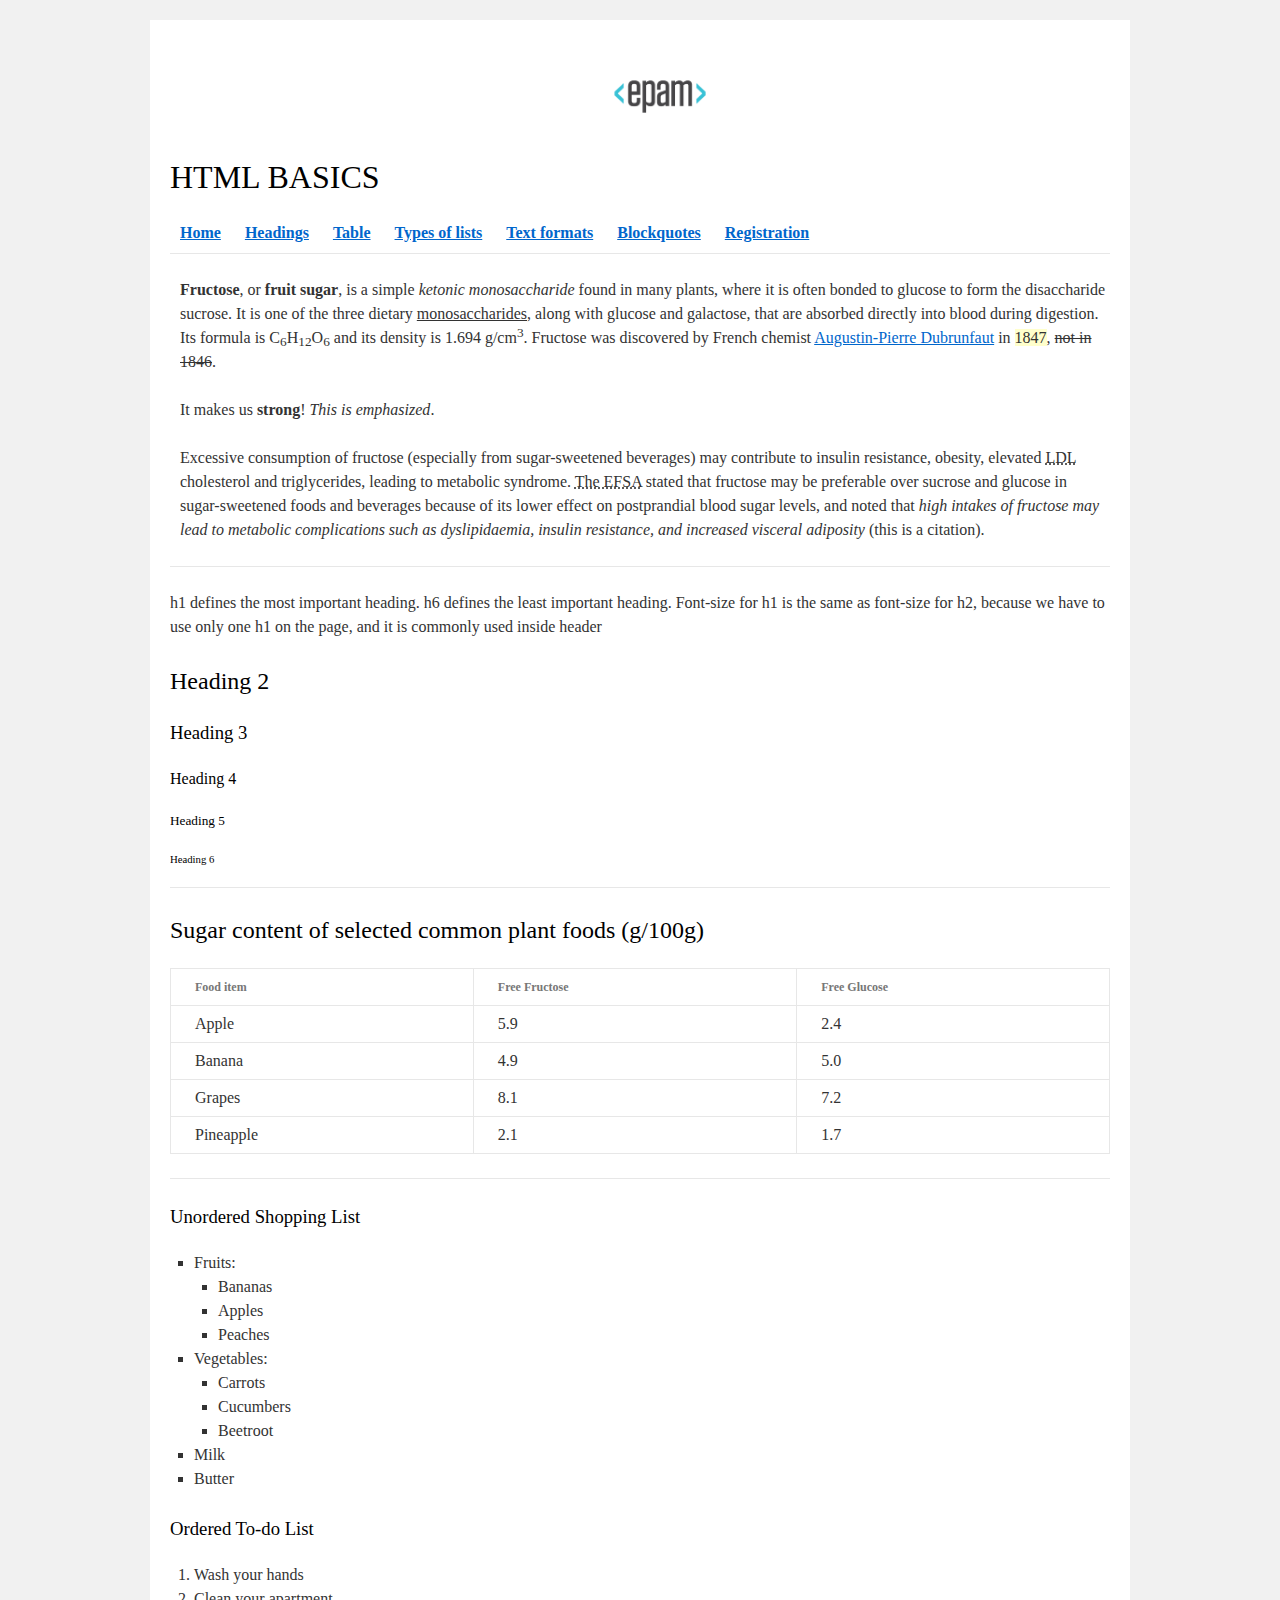
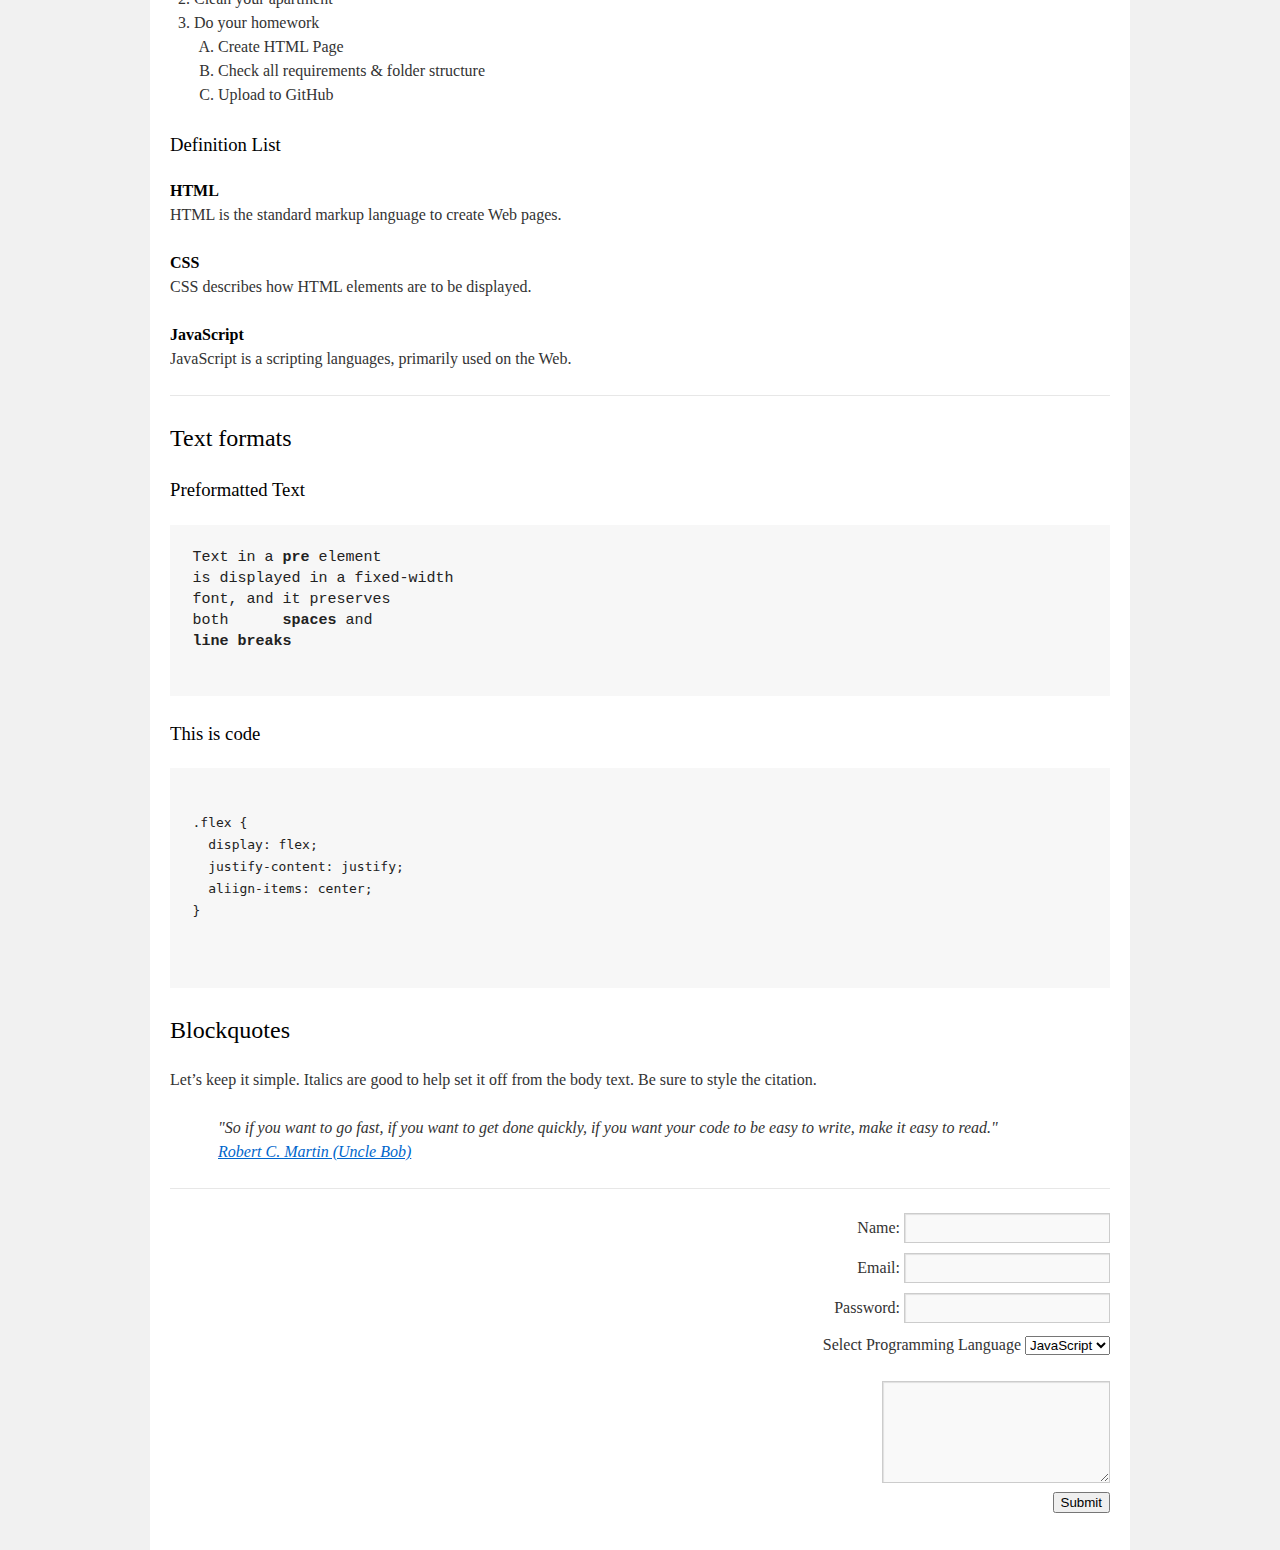
<file: FL13_HW1/homework/index.html>
<!DOCTYPE html>
<html lang="en">

<head>
  <meta charset="utf-8">
  <title>HTML Basics</title>
  <link rel="stylesheet" href="style.css">
</head>

<body>
  <div id="wrapper">
    <div id="main">
      <div id="container">
        <div id="content" role="main">
          <img alt="logo" src="logo.png">
          <h1>HTML BASICS</h1>
          <nav>
            <a href="#content"><strong>Home</strong></a>
            <a href="#headings"><strong>Headings</strong></a>
            <a href="#table"><strong>Table</strong></a>
            <a href="#typesOfLists"><strong>Types of lists</strong></a>
            <a href="#textFormats"><strong>Text formats</strong></a>
            <a href="#blockquotes"><strong>Blockquotes</strong></a>
            <a href="#registration"><strong>Registration</strong></a>
          </nav>
         <hr>
          <article>
            <p>
              <b>Fructose</b>, or
              <b>fruit sugar</b>, is a simple
              <i>ketonic monosaccharide</i> found in many plants, where it is often bonded to glucose to form the disaccharide sucrose.
              It is one of the three dietary
              <u>monosaccharides</u>, along with glucose and galactose, that are absorbed directly into blood during digestion.
              Its formula is C<sub>6</sub>H<sub>12</sub>O<sub>6</sub> and its density is 1.694 g/cm<sup>3</sup>.
              Fructose was discovered by French chemist
              <a href="#">Augustin-Pierre Dubrunfaut</a> in
              <ins>1847</ins>, <s>not in 1846</s>.
            </p>
            <p>
              It makes us <strong>strong</strong>! <em>This is emphasized</em>.
            </p>
            <p>
              Excessive consumption of fructose (especially from sugar-sweetened beverages) may contribute to insulin resistance, obesity, elevated 
              <abbr title="Low-density lipoprotein">LDL</abbr> cholesterol and triglycerides, leading to metabolic syndrome. <abbr title="European Food Safety Authority">The EFSA</abbr> stated that fructose may be preferable over sucrose and glucose in sugar-sweetened foods and beverages because of its lower effect on postprandial blood sugar levels, and noted that 
              <em>high intakes of fructose may lead to metabolic complications such as dyslipidaemia, insulin resistance, and increased visceral adiposity</em> (this is a citation).
            </p>
          </article>
          <hr>
          <p id="headings">
            h1 defines the most important heading. h6 defines the least important heading. Font-size for h1 is the same as font-size for h2, because we have to use only one h1 on the page, and it is commonly used inside header
          </p>
          <h2>Heading 2</h2>
          <h3>Heading 3</h3>
          <h4>Heading 4</h4>
          <h5>Heading 5</h5>
          <h6>Heading 6</h6>
          <hr>
          <h2 id="table">Sugar content of selected common plant foods (g/100g)</h2>
          <table>
            <thead>
              <tr>
                <th>Food item</th>
                <th>Free Fructose</th>
                <th>Free Glucose</th>
              </tr>
            </thead>
            <tbody>
              <tr>
                <td>Apple</td>
                <td>5.9</td>
                <td>2.4</td>
              </tr>
              <tr>
                <td>Banana</td>
                <td>4.9</td>
                <td>5.0</td>
              </tr>
              <tr>
                <td>Grapes</td>
                <td>8.1</td>
                <td>7.2</td>
              </tr>
              <tr>
                <td>Pineapple</td>
                <td>2.1</td>
                <td>1.7</td>
              </tr>
            </tbody>
          </table>
          <hr>
          <h3 id="typesOfLists">Unordered Shopping List</h3>
          <ul>
            <li>
              Fruits:
              <ul>
                <li>Bananas</li>
                <li>Apples</li>
                <li>Peaches</li>
              </ul>
            </li>
            <li>
              Vegetables:
              <ul>
                <li>Carrots</li>
                <li>Cucumbers</li>
                <li>Beetroot</li>
              </ul>
            </li>
            <li>Milk</li>
            <li>Butter</li>
          </ul>
          <h3>Ordered To-do List</h3>
          <ol>
            <li>Wash your hands</li>
            <li>Clean your apartment</li>
            <li>
              Do your homework
              <ol>
                <li>Create HTML Page</li>
                <li>Check all requirements & folder structure</li>
                <li>Upload to GitHub</li>
              </ol>
            </li>
          </ol>
          <h3>Definition List</h3>
          <dl>
            <dt>HTML</dt>
            <dd>HTML is the standard markup language to create Web pages.</dd>
            <dt>CSS</dt>
            <dd>CSS describes how HTML elements are to be displayed.</dd>
            <dt>JavaScript</dt>
            <dd>JavaScript is a scripting languages, primarily used on the Web.</dd>
          </dl>
          <hr>
          <h2 id="textFormats">Text formats</h2>
          <h3>Preformatted Text</h3>
          <pre>
Text in a <strong>pre</strong> element
is displayed in a fixed-width
font, and it preserves
both      <strong>spaces</strong> and
<strong>line breaks</strong>
          </pre>
          <h3>This is code</h3>
          <pre>
            <code>
.flex {
  display: flex;
  justify-content: justify;
  aliign-items: center;
}
            </code>
          </pre>
          <h2 id="blockquotes">Blockquotes</h2>
          <p>Let’s keep it simple. Italics are good to help set it off from the body text. Be sure to style the citation.</p>
          <blockquote cite="#">
            "So if you want to go fast, if you want to get done quickly, if you want your code to be easy to write, make it easy to read."
            <p>
              <a href="#">Robert C. Martin (Uncle Bob)</a>
            </p>
          </blockquote>
          <hr>
          <form id="registration">
            <label for="name">Name:</label>
            <input type="text" id="name">
            <br>
            <label for="email">Email:</label>
            <input type="text" id="email">
            <br>
            <label for="password">Password:</label>
            <input type="password" id="password">
            <br>
            <label for="pLanguage">Select Programming Language</label>
            <select id="pLanguage">
              <option>JavaScript</option>
              <option>.Net</option>
              <option>Java</option>
            </select>
            <br><br>
            <textarea rows="4" cols="23"></textarea>
            <br>
            <button type="submit">Submit</button>
          </form>
        </div>
      </div>
    </div>
  </div>
</body>

</html>
</file>
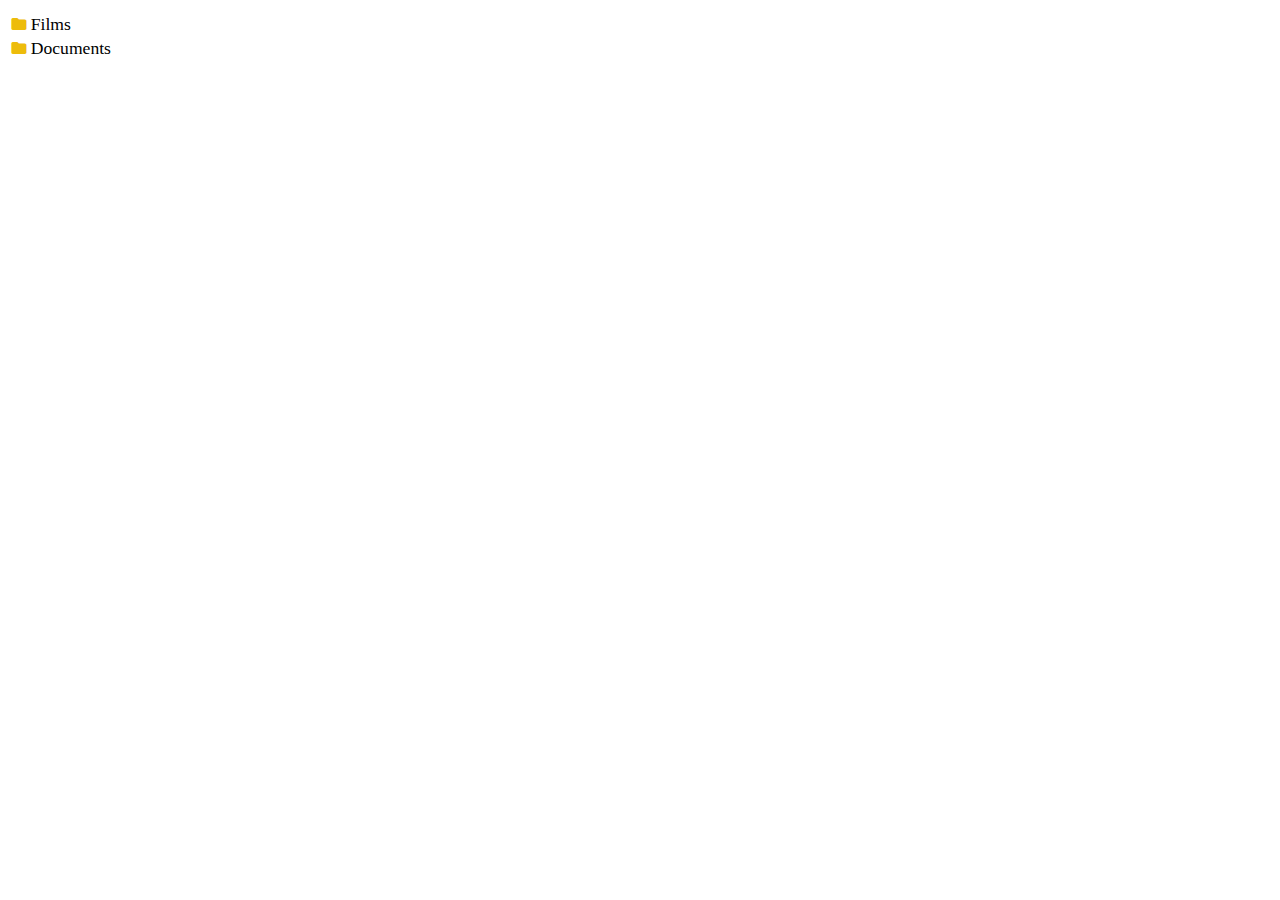
<file: FL13_HW11/homework/index.html>
<!-- DO NOT MODIFY THIS FILE -->
<!DOCTYPE html>
<html lang="en">
<head>
  <meta charset="UTF-8">
  <title>Homework 11 - DOM</title>
  <link rel="stylesheet" href="material-icons/material-icons.css">
  <link rel="stylesheet" href="styles.css">
</head>
<body>
  <div id="root"></div>

  <script src="./app.js"></script>
</body>
</html>
</file>
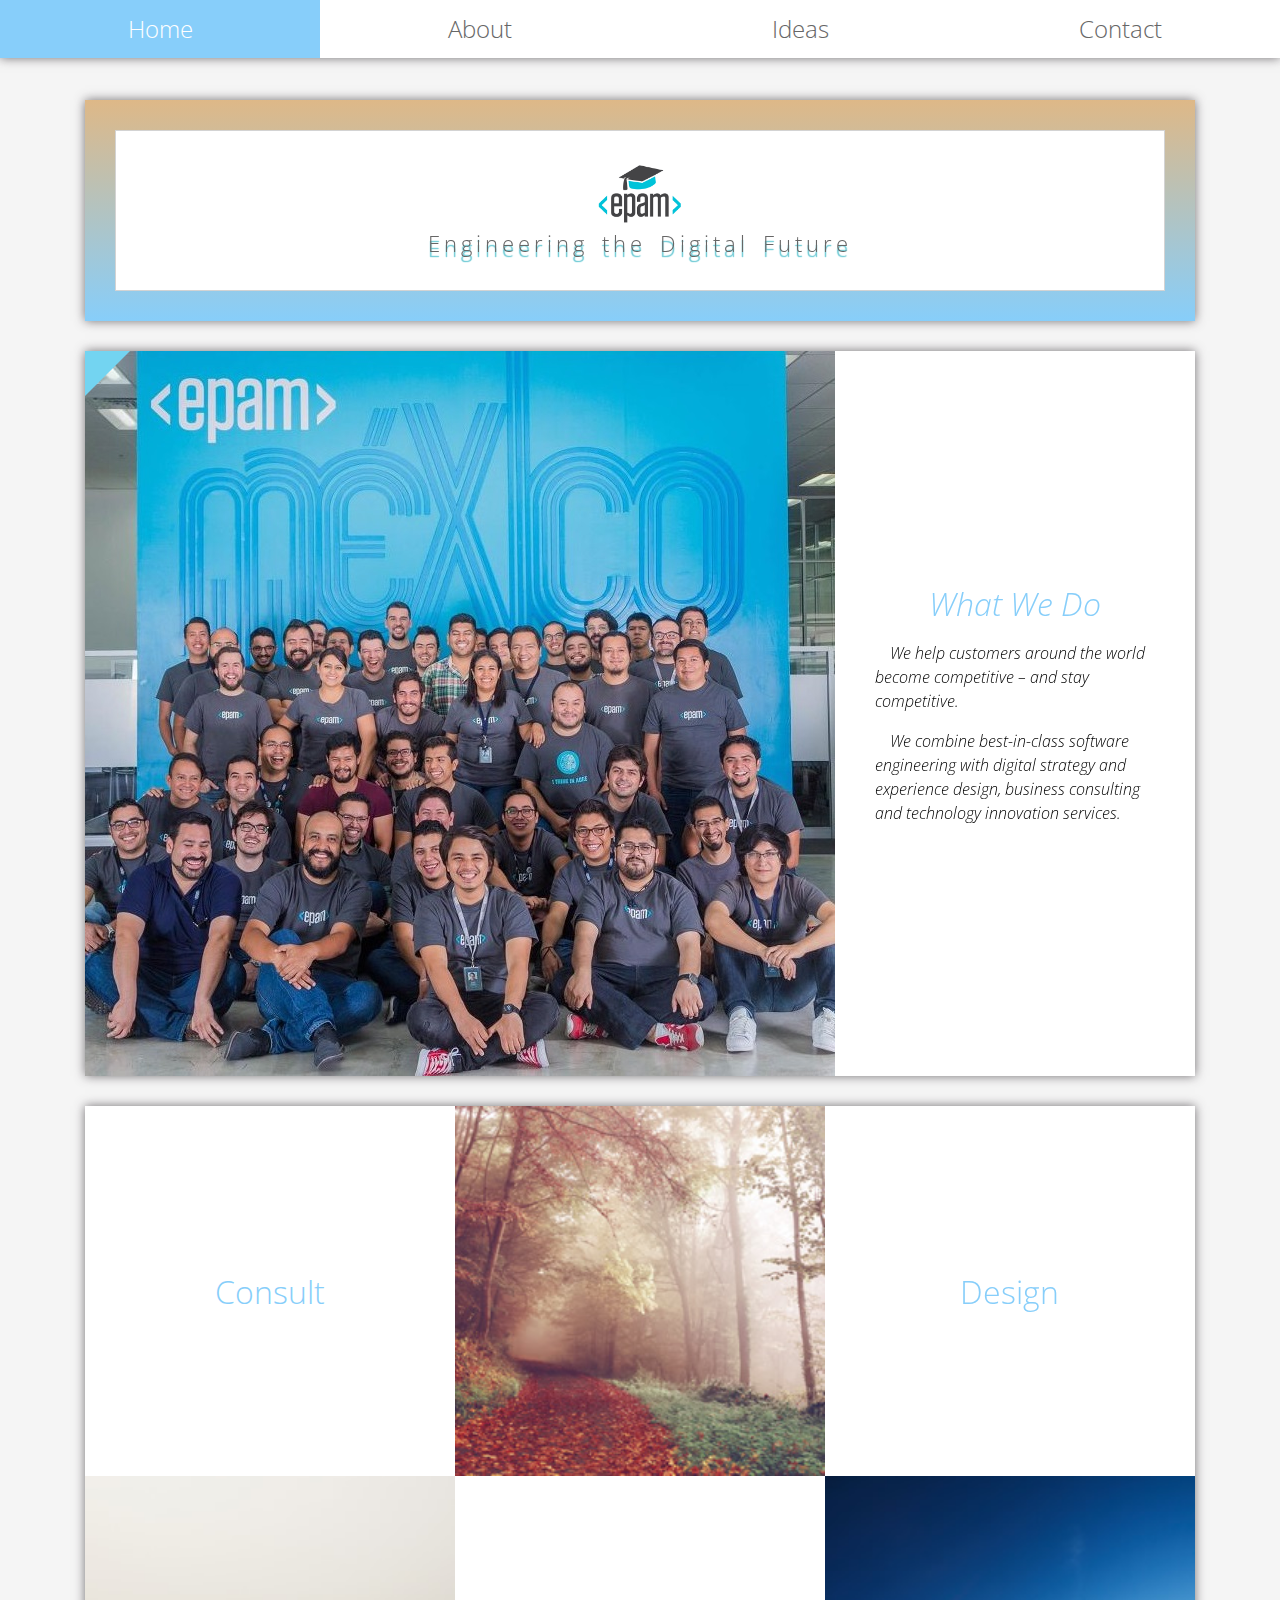
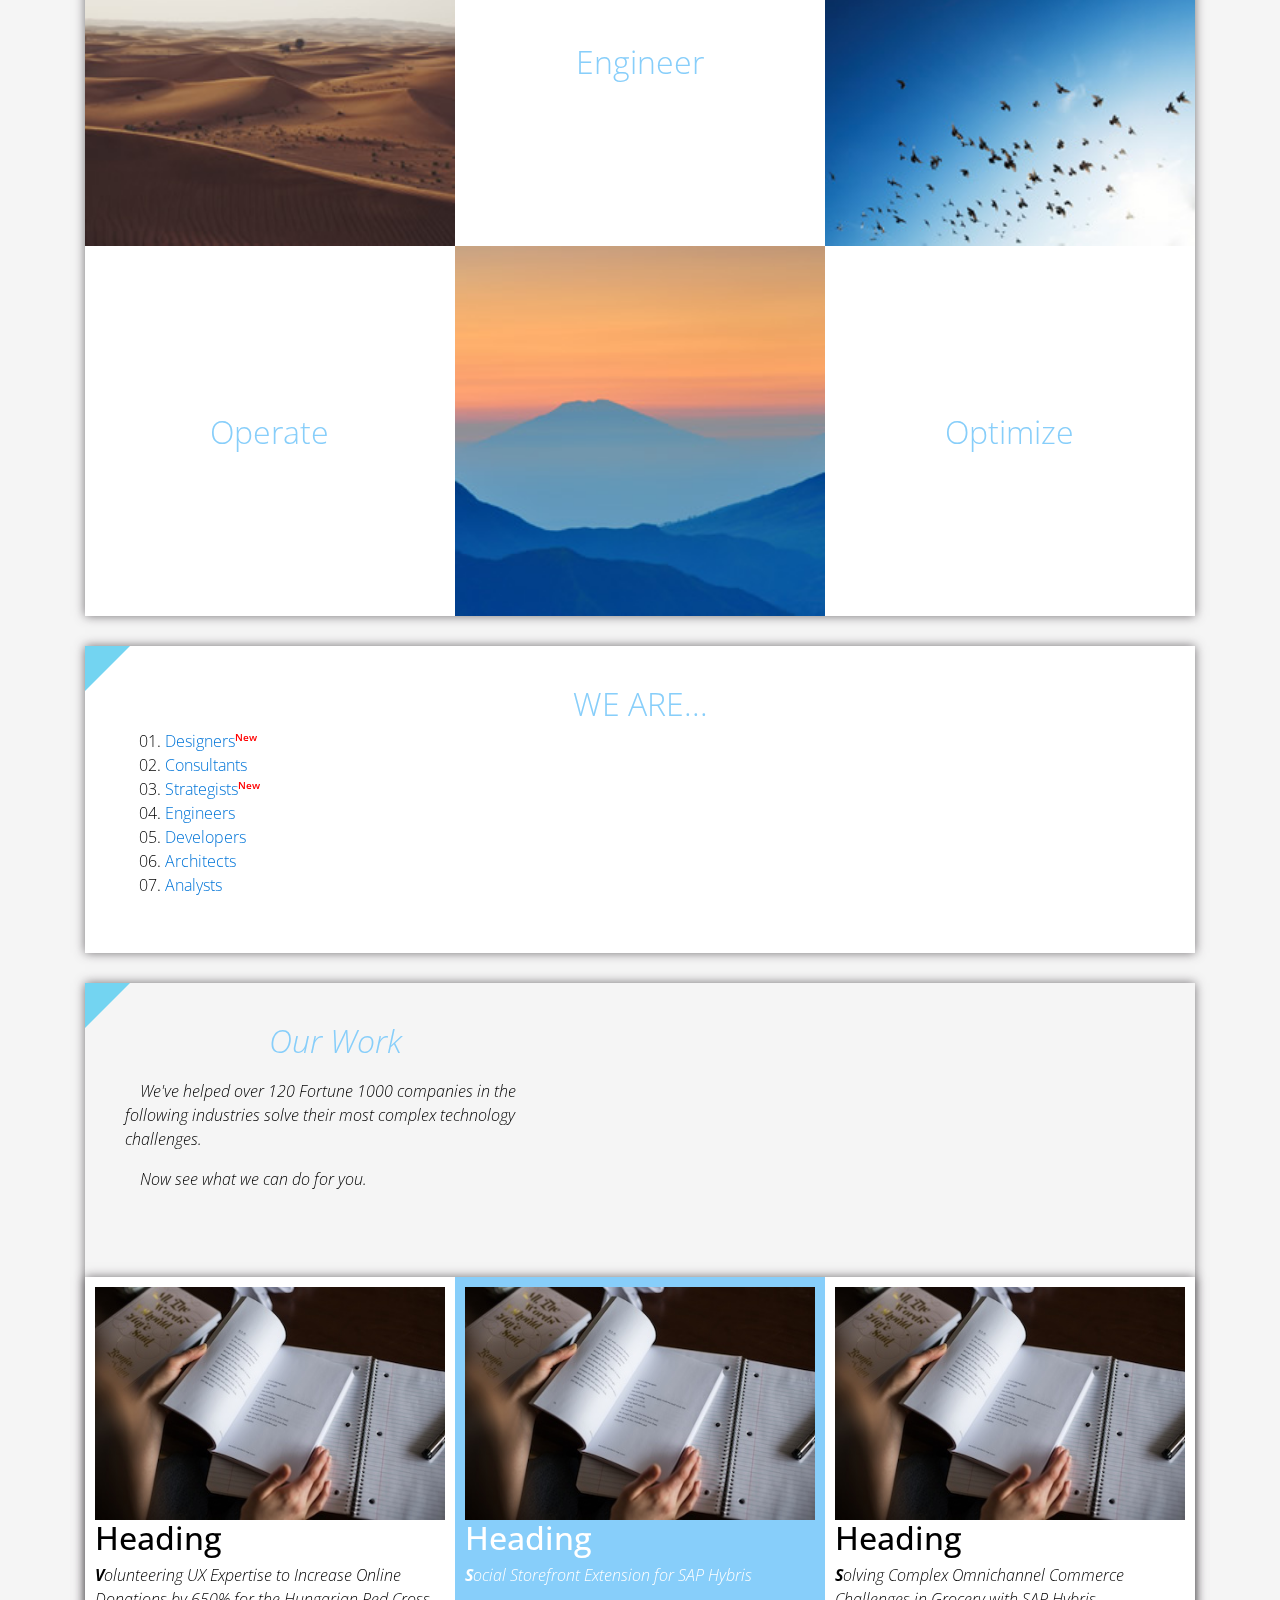
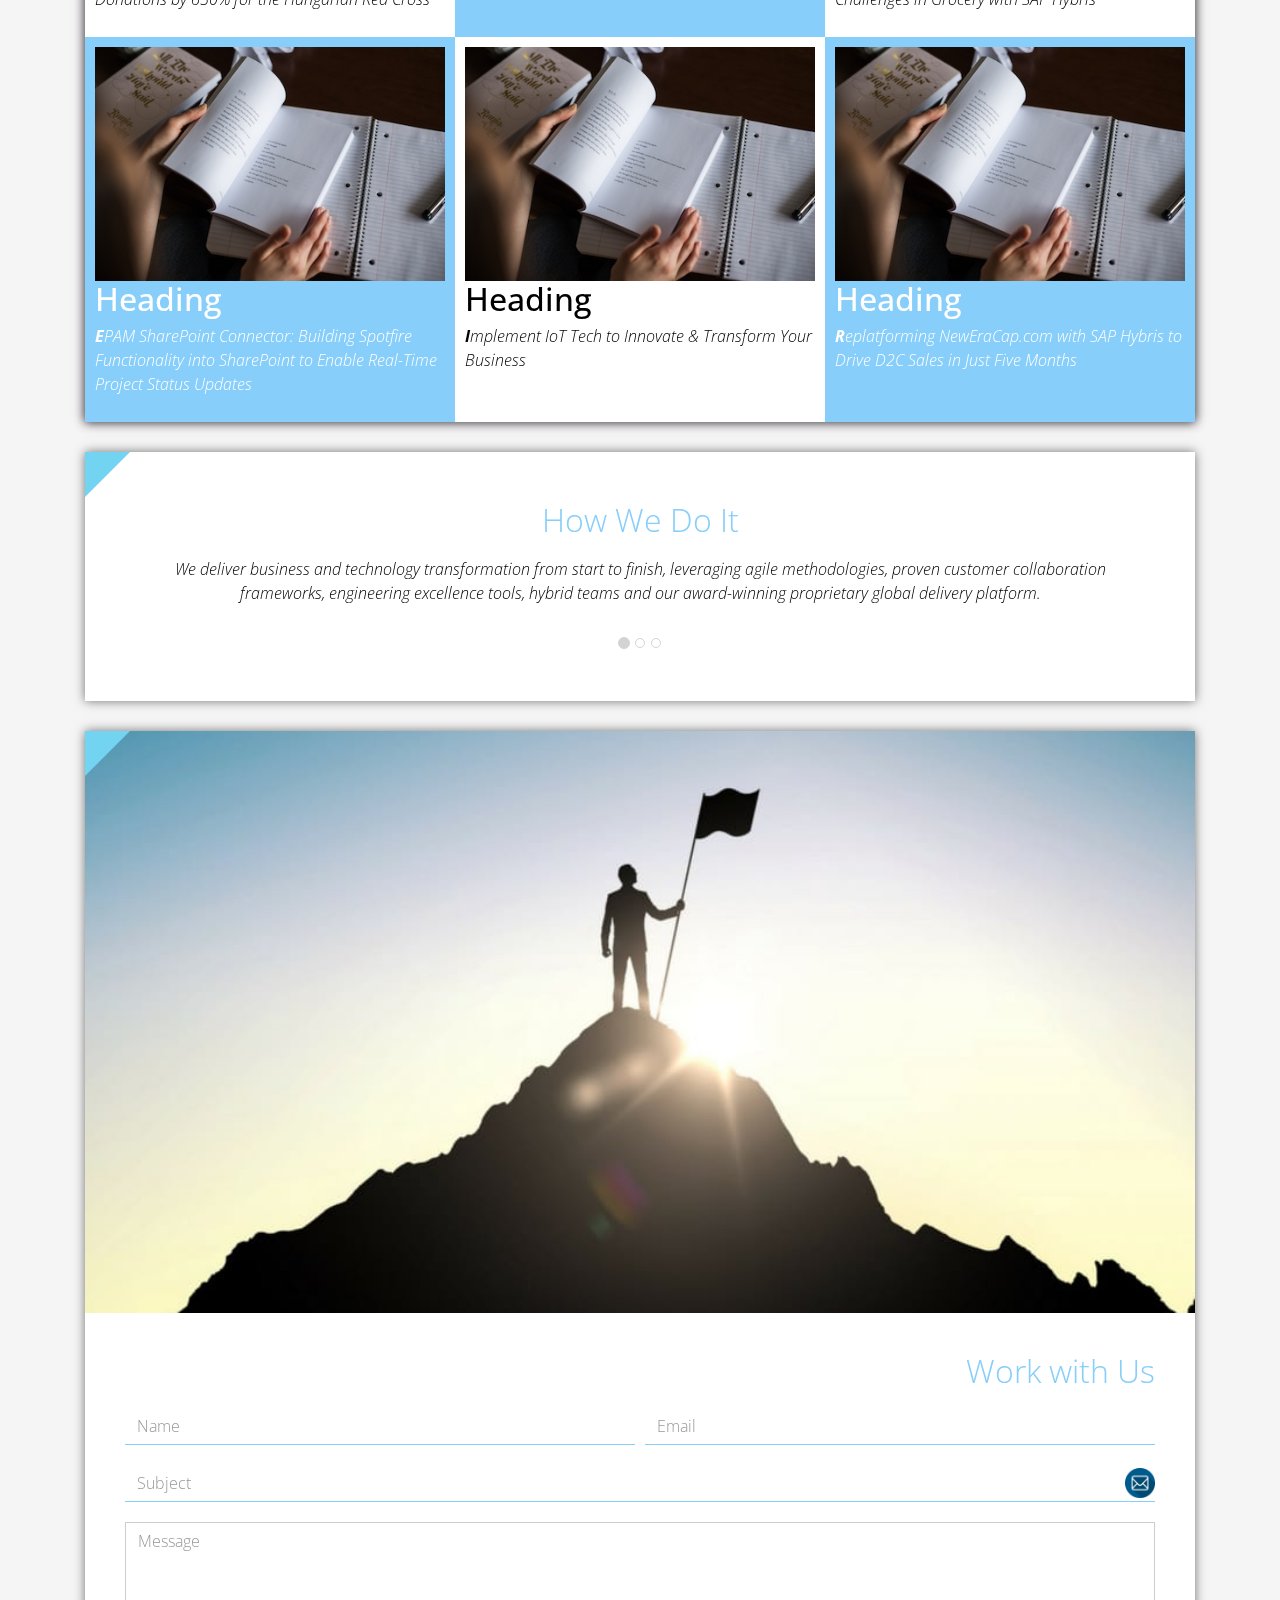
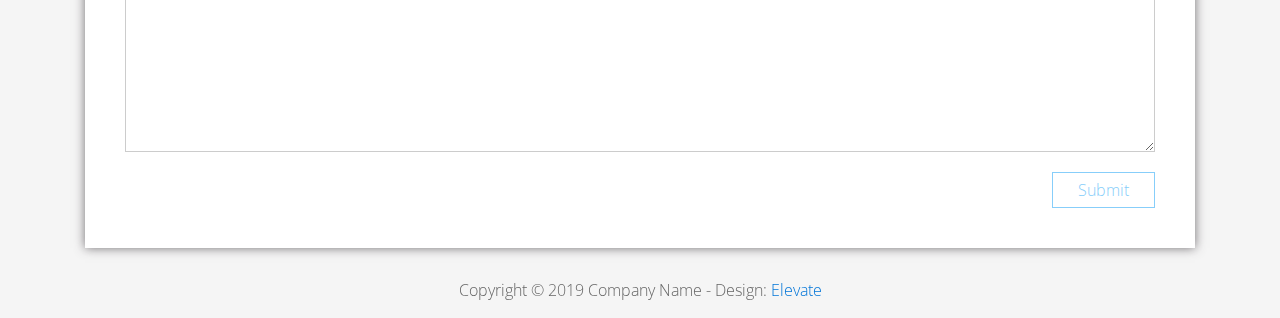
<file: FL13_HW2/homework/index.html>
<!DOCTYPE html>
<html lang="en">
<head>
  <meta charset="utf-8">
  <meta http-equiv="X-UA-Compatible" content="IE=edge">
  <meta name="viewport" content="width=device-width, initial-scale=1">

  <title>CSS Basics HW</title>



  <!-- load stylesheets -->
  <link rel="stylesheet" href="http://fonts.googleapis.com/css?family=Open+Sans:300,400">
  <!-- Google web font "Open Sans" -->
  <link rel="stylesheet" href="css/bootstrap.min.css">
  <!-- Bootstrap style -->
  <link rel="stylesheet" href="css/general.css">
  <link rel="stylesheet" href="css/style.css">
  <!-- Templatemo style -->
</head>

<body>
<div class="container">

  <div class="tm-sidebar">
    <nav class="tm-main-nav">
      <ul>
        <li class="tm-nav-item"><a href="#home" class="tm-nav-item-link">Home</a></li>
        <li class="tm-nav-item"><a href="#about" class="tm-nav-item-link">About</a></li>
        <li class="tm-nav-item"><a href="#ideas" class="tm-nav-item-link">Ideas</a></li>
        <li class="tm-nav-item"><a href="#contact" class="tm-nav-item-link">Contact</a></li>
      </ul>
    </nav>
  </div>

  <div class="tm-main-content">

    <div id="home" class="tm-content-box tm-content-header margin-b-10">
      <div class="tm-banner">
        <div class="tm-banner-inner">
          <img src="img/epam_logo.png" width="100" alt="">
          <p class="tm-banner-text">Engineering the Digital Future</p>
        </div>
      </div>
    </div>

    <section>
      <div class="tm-content-box flex-2-col">

        <div class="padding-medium flex-item tm-team-description-container flex-item">
          <h2 class="tm-section-title">What We Do</h2>
          <p class="tm-section-description">We help customers around the world become competitive – and stay competitive.</p>
          <p class="tm-section-description"> We combine best-in-class software engineering with digital strategy and experience design, business consulting and technology innovation services.</p>
        </div>
        <div class="flex-item tm-team-img">
          <img src="img/epam-mexico.jpg" alt="epam-mexico">
        </div>

      </div>

      <div id="about" class="tm-content-box">

        <ul class="boxes gallery-container">
          <li class="box box-bg">
            <h2 class="tm-section-title tm-section-title-box tm-box-bg-title">Consult</h2>
          </li>
          <li class="box">
            <a href="img/idea-large-01.jpg">
              <img src="img/idea-01.jpg" alt="Image" class="img-fluid thumbnail box-img">
            </a>
          </li>
          <li class="box box-bg">
            <h2 class="tm-section-title tm-section-title-box tm-box-bg-title">Design</h2>
          </li>
          <li class="box">
            <a href="img/idea-large-02.jpg">
              <img src="img/idea-02.jpg" alt="Image" class="img-fluid thumbnail box-img">
            </a>
          </li>
          <li class="box box-bg">
            <h2 class="tm-section-title tm-section-title-box tm-box-bg-title">Engineer</h2>
          </li>
          <li class="box">
            <a href="img/idea-large-03.jpg">
              <img src="img/idea-03.jpg" alt="Image" class="img-fluid thumbnail box-img">
            </a>
          </li>
          <li class="box box-bg">
            <h2 class="tm-section-title tm-section-title-box tm-box-bg-title">Operate</h2>
          </li>
          <li class="box">
            <a href="img/idea-large-04.jpg">
              <img src="img/idea-04.jpg" alt="Image" class="img-fluid thumbnail box-img">
            </a>
          </li>
          <li class="box box-bg">
            <h2 class="tm-section-title tm-section-title-box tm-box-bg-title">Optimize</h2>
          </li>
        </ul>

      </div>

    </section>

    <!-- slider -->
    <section class="heading tm-content-box">
      <div class="padding-medium">
        <h2> WE ARE...</h2>
        <ol>
          <li><a href="index.html" class="text">Designers</a></li>
          <li><a href="index.html">Consultants</a></li>
          <li><a href="#" class="text">Strategists</a></li>
          <li><a href="#">Engineers</a></li>
          <li><a href="#">Developers</a></li>
          <li><a href="#">Architects</a></li>
          <li><a href="#">Analysts</a></li>
        </ol>
      </div>
    </section>

    <section class="blocks">
      <div class="padding-medium flex-item tm-team-description-container">
        <h2 class="tm-section-title">Our Work</h2>
        <p class="tm-section-description">We've helped over 120 Fortune 1000 companies in the following industries solve their most complex technology challenges. </p>
        <p class="tm-section-description"> Now see what we can do for you.</p>
      </div>
      <div class="tm-content-box flex-2-col">
      </div>
      <div  class="tm-content-box">
        <ul class="boxes gallery-container">
          <li class="box box-work">
            <img src="img/study.jpeg" alt="Image" class="img-fluid">
            <div>
              <h2>Heading</h2>
              <p>Volunteering UX Expertise to Increase Online Donations by 650% for the Hungarian Red Cross</p>
            </div>
          </li>
          <li class="box box-work">
            <img src="img/study.jpeg" alt="Image" class="img-fluid">
            <div>
              <h2>Heading</h2>
              <p>Social Storefront Extension for SAP Hybris</p>
            </div>
          </li>
          <li class="box box-work">
            <img src="img/study.jpeg" alt="Image" class="img-fluid">
            <div>
              <h2>Heading</h2>
              <p>Solving Complex Omnichannel Commerce Challenges in Grocery with SAP Hybris</p>
            </div>
          </li>
          <li class="box box-work">
            <img src="img/study.jpeg" alt="Image" class="img-fluid">
            <div>
              <h2>Heading</h2>
              <p>EPAM SharePoint Connector: Building Spotfire Functionality into SharePoint to Enable Real-Time Project Status Updates</p>
            </div>
          </li>
          <li class="box box-work">
            <img src="img/study.jpeg" alt="Image" class="img-fluid">
            <div>
              <h2>Heading</h2>
              <p>Implement IoT Tech to Innovate &amp; Transform Your Business</p>
            </div>
          </li>
          <li class="box box-work">
            <img src="img/study.jpeg" alt="Image" class="img-fluid">
            <div>
              <h2>Heading</h2>
              <p>Replatforming NewEraCap.com with SAP Hybris to Drive D2C Sales in Just Five Months</p>
            </div>
          </li>
        </ul>

      </div>
    </section>

    <section id="ideas">
      <div id="tmCarousel" class="carousel slide tm-content-box" data-ride="carousel">

        <ol class="carousel-indicators">
          <li data-target="#tmCarousel" data-slide-to="0" class="active"></li>
          <li data-target="#tmCarousel" data-slide-to="1" class=""></li>
          <li data-target="#tmCarousel" data-slide-to="2" class=""></li>
        </ol>

        <div class="carousel-inner" role="listbox">

          <div class="carousel-item active">
            <div class="carousel-content">
              <div class="flex-item">
                <h2 class="tm-section-title">How We Do It</h2>
                <p class="tm-section-description carousel-description">We deliver business and technology transformation from start to finish, leveraging agile methodologies, proven customer collaboration frameworks, engineering excellence tools, hybrid teams and our award-winning proprietary global delivery platform.</p>
              </div>
            </div>
          </div>

          <div class="carousel-item">
            <div class="carousel-content">
              <div class="flex-item">
                <h2 class="tm-section-title">Our Clients</h2>
                <p class="tm-section-description carousel-description">Lorem ipsum dolor sit amet,
                  consectetur adipiscing elit. Quisque vel nisi pharetra nibh varius pharetra ac
                  sagittis nisi. Etiam pharetra vestibulum hendrerit. Pellentesque interdum metus
                  sed massa rutrum.</p>
              </div>
            </div>
          </div>

          <div class="carousel-item">
            <div class="carousel-content">
              <div class="flex-item">
                <h2 class="tm-section-title">Our Projects</h2>
                <p class="tm-section-description carousel-description">Donec ex libero, fringilla
                  vitae purus sit amet, rhoncus pharetra lorem. Pellentesque id sem id lacus
                  ultricies vehicula. Aliquam rutrum mi non. Pellentesque interdum metus sed massa
                  rutrum.</p>
              </div>
            </div>
          </div>

        </div>

      </div>
    </section>

    <section class="tm-content-box">
      <img src="img/contact-us.jpg" alt="Contact image" class="img-fluid img-contact-us">

      <div id="contact" class="padding-medium">
        <h2 class="tm-section-title">Work with Us</h2>
        <form action="#contact" method="get" class="contact-form">

          <div class="form-group col-xs-12 col-sm-12 col-md-6 col-lg-6 form-group-2-col-left">
            <input type="text" id="contact_name" name="contact_name" class="form-control"
                   placeholder="Name" required/>
          </div>
          <div class="form-group col-xs-12 col-sm-12 col-md-6 col-lg-6 form-group-2-col-right mandatory-field">
            <input type="email" id="contact_email" name="contact_email" class="form-control"
                   placeholder="Email" required/>
          </div>
          <div class="form-group">
            <input type="text" id="contact_subject" name="contact_subject" class="form-control"
                   placeholder="Subject" required/>
          </div>
          <div class="form-group">
            <textarea id="contact_message" name="contact_message" class="form-control" rows="9"
                      placeholder="Message" required></textarea>
          </div>

          <button type="submit" class="btn btn-primary submit-btn">Submit</button>

        </form>
      </div>
    </section>

    <footer class="tm-footer">
      <p class="text-xs-center">Copyright &copy; 2019 Company Name

        - Design: <a rel="nofollow" href="http://www.templatemo.com/tm-481-elevate"
                     target="_parent">Elevate</a></p>
    </footer>

  </div>

</div>

</body>
</html>
</file>
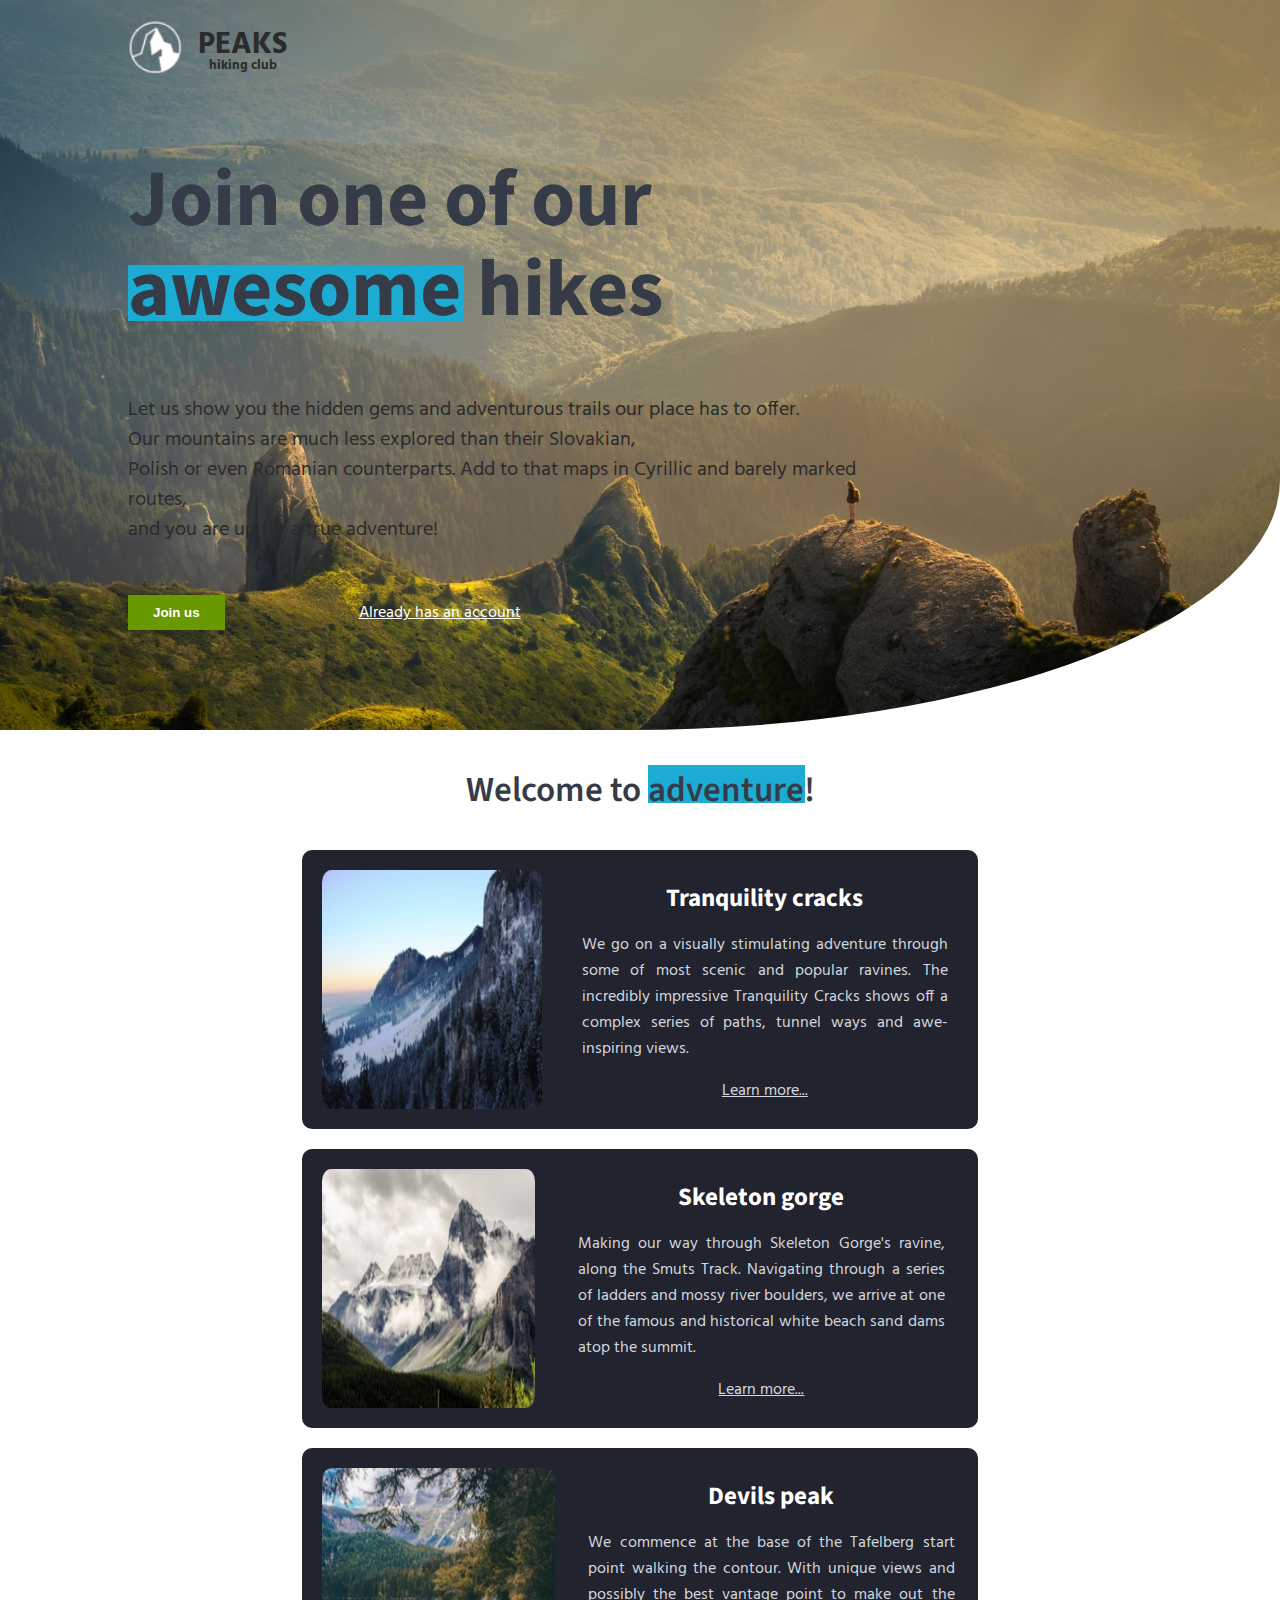
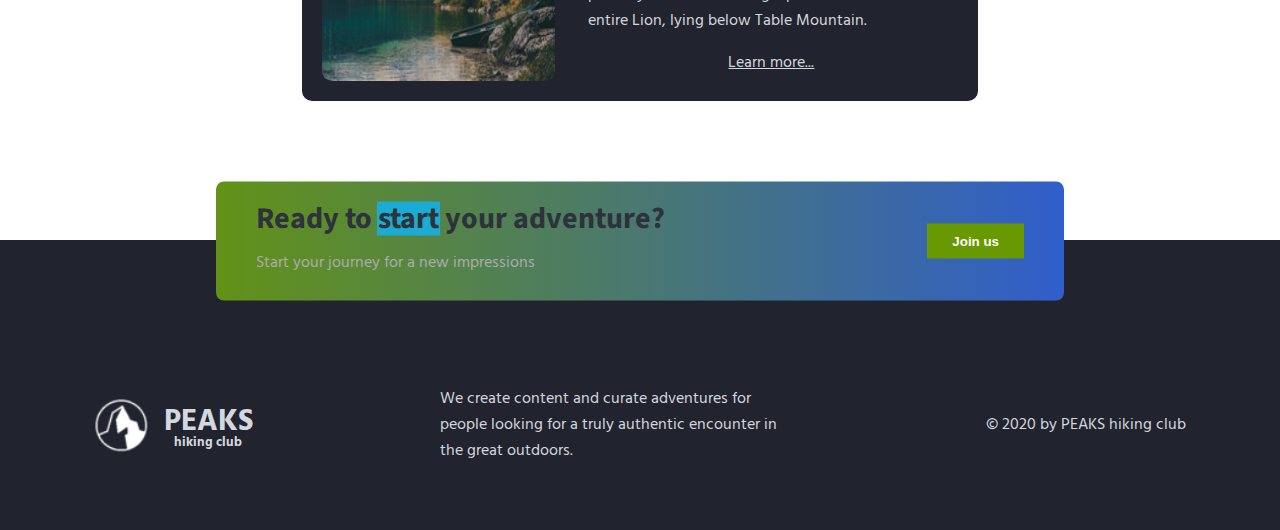
<file: FL13_HW3/homework/index.html>
<!DOCTYPE html>
<html lang="en">

<head>
    <meta charset="UTF-8">
    <meta name="viewport" content="width=device-width, initial-scale=1.0">
    <meta http-equiv="X-UA-Compatible" content="ie=edge">
    <link href="https://fonts.googleapis.com/css?family=Hind:400,600%7CSource+Sans+Pro:400,600,700%7CFresca"
          rel="stylesheet"/>

    <!-- Styles should be switched here: -->

     <link rel="stylesheet" type="text/css" href="css/style1.css">
       <!--  <link rel="stylesheet" type="text/css" href="css/style2.css"> -->

    <title>PEAKS hiking club</title>
</head>

<body>
<header class="header">
    <div class="header-wrap">
        <div class="landing-logo">
            <img src="img/m-logo.png" alt="logo"/>
            <p>PEAKS<span>hiking club</span></p>
        </div>
        <p class="header_heading">
            Join one of our awesome hikes
        </p>
        <p class="header_text">
            Let us show you the hidden gems and adventurous trails our place has to offer.
            Our mountains are much less explored than their Slovakian,
            Polish or even Romanian counterparts. Add to that maps in Cyrillic and barely marked routes,
            and you are up for a true adventure!
        </p>
        <div>
            <button class="header_button">Join us</button>
            <a href="#" class="login">Already has an account</a>
        </div>
    </div>
</header>
<main class="section">
    <p class="section_text">
        Welcome to adventure!
    </p>
    <div class="section_card_wrap">
        <div class="section_card">
            <img class="section_card_img"
                 src="img/m-1.jpg"
                 alt="experts"/>
            <div class="section_card_right_container">
                <p class="section_card_heading">
                    Tranquility cracks
                </p>
                <p class="section_card_text">
                    We go on a visually stimulating adventure through some of most scenic and popular ravines.
                    The incredibly impressive Tranquility Cracks shows off a complex series of paths, tunnel ways and
                    awe-inspiring views.
                </p>
                <a href="#" class="section_link">Learn more...</a>
            </div>
        </div>
        <div class="section_card">
            <img class="section_card_img"
                 src="img/m-2.jpg"
                 alt="content formats"/>
            <div class="section_card_right_container">
                <p class="section_card_heading">
                    Skeleton gorge
                </p>
                <p class="section_card_text">
                    Making our way through Skeleton Gorge's ravine, along the Smuts Track.
                    Navigating through a series of ladders and mossy river boulders, we arrive at one of the famous and
                    historical white beach sand dams atop the summit.
                </p>
                <a href="#" class="section_link">Learn more...</a>
            </div>
        </div>
        <div class="section_card">
            <img class="section_card_img"
                 src="img/m-3.jpg"
                 alt="certificate"/>
            <div class="section_card_right_container">
                <p class="section_card_heading">
                    Devils peak
                </p>
                <p class="section_card_text">
                    We commence at the base of the Tafelberg start point walking the contour.
                    With unique views and possibly the best vantage point to make out the entire Lion, lying below Table
                    Mountain.
                </p>
                <a href="#" class="section_link">Learn more...</a>
            </div>
        </div>
    </div>
    <div class="section_banner">
        <div class="section_banner_text_wrap">
            <p class="section_banner_heading">
                Ready to start your adventure?
            </p>
            <p class="section_banner_text">
                Start your journey for a new impressions
            </p>
        </div>
        <button class="section_banner_button">Join us</button>
    </div>
</main>
<footer class="footer">
    <div class="footer-wrap">
        <div class="footer_logo landing-logo">
            <img src="img/m-logo.png" alt="logo"/>
            <p>PEAKS<span>hiking club</span></p>
        </div>
        <p class="footer_text">
            We create content and curate adventures for people looking for a truly authentic encounter in the great
            outdoors.
        </p>
        <span class="footer-cr">
          &copy; 2020 by PEAKS hiking club
        </span>
    </div>
</footer>
</body>

</html>
</file>
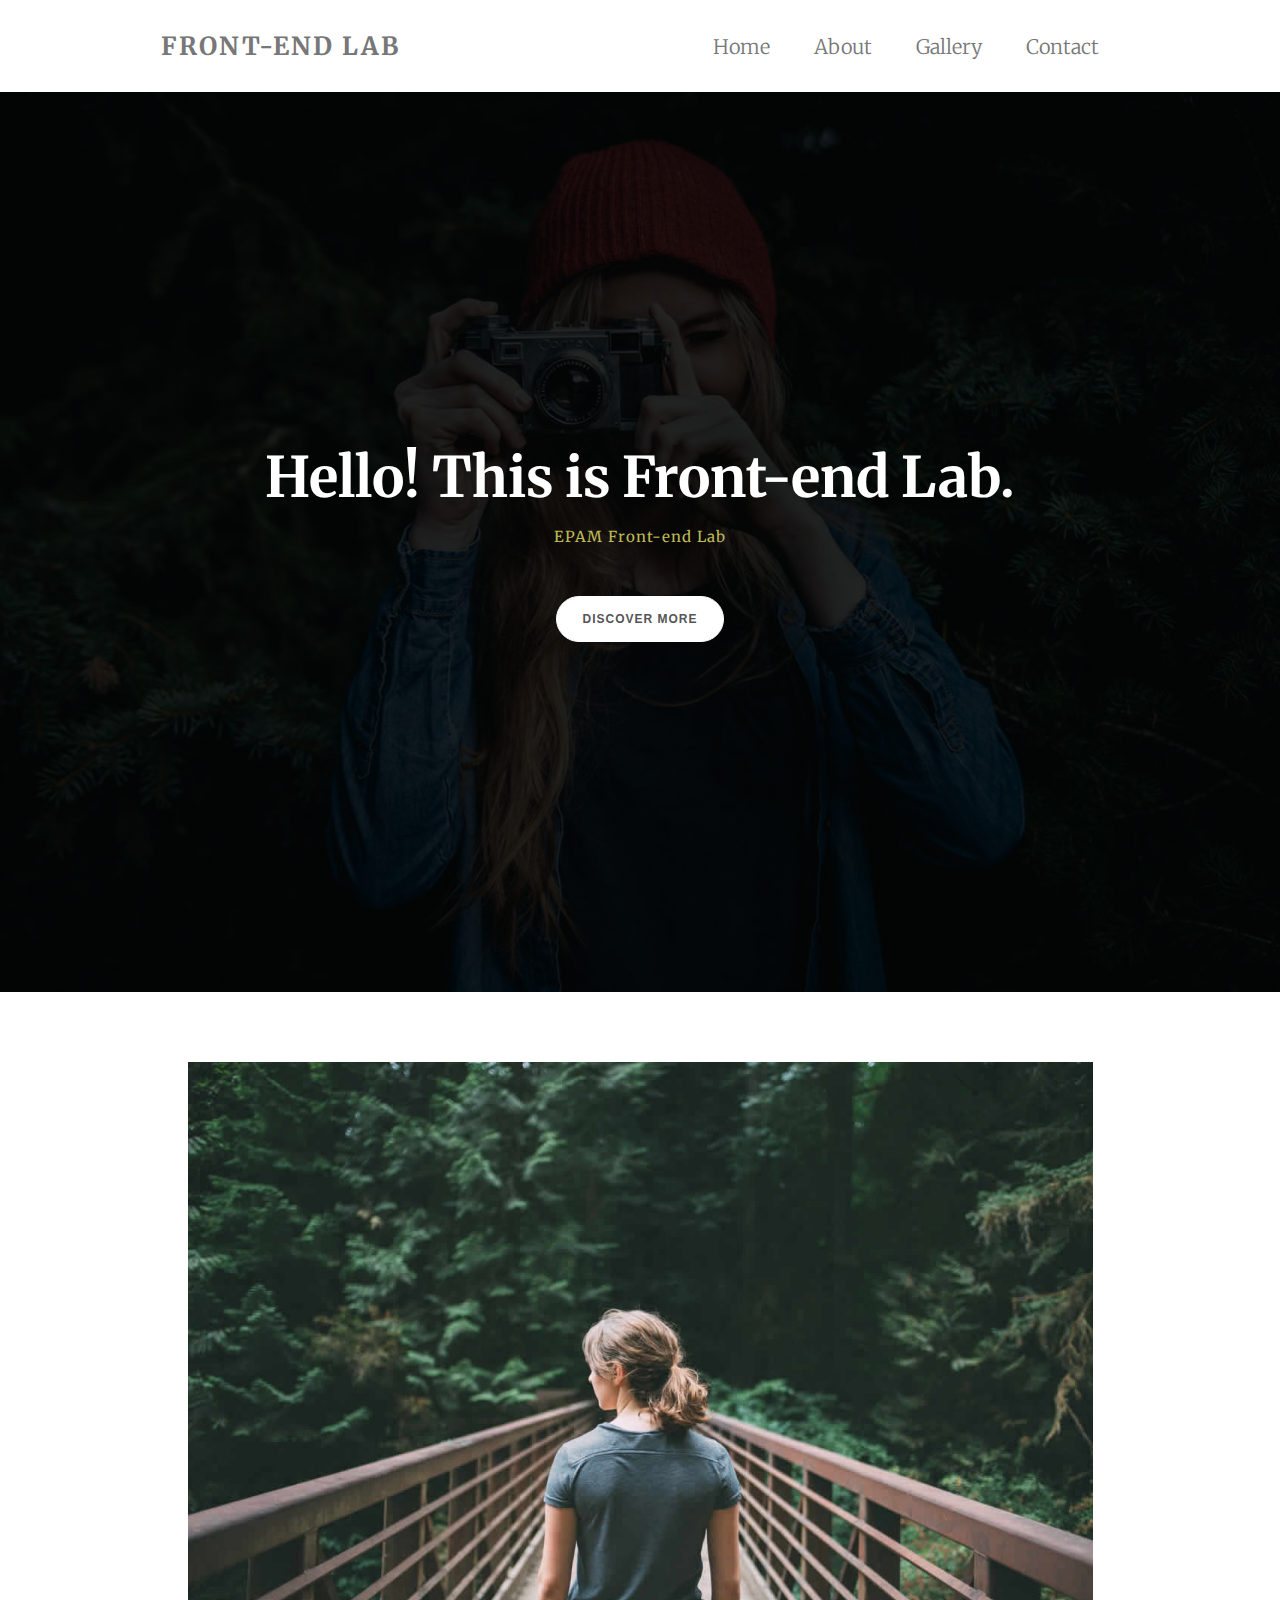
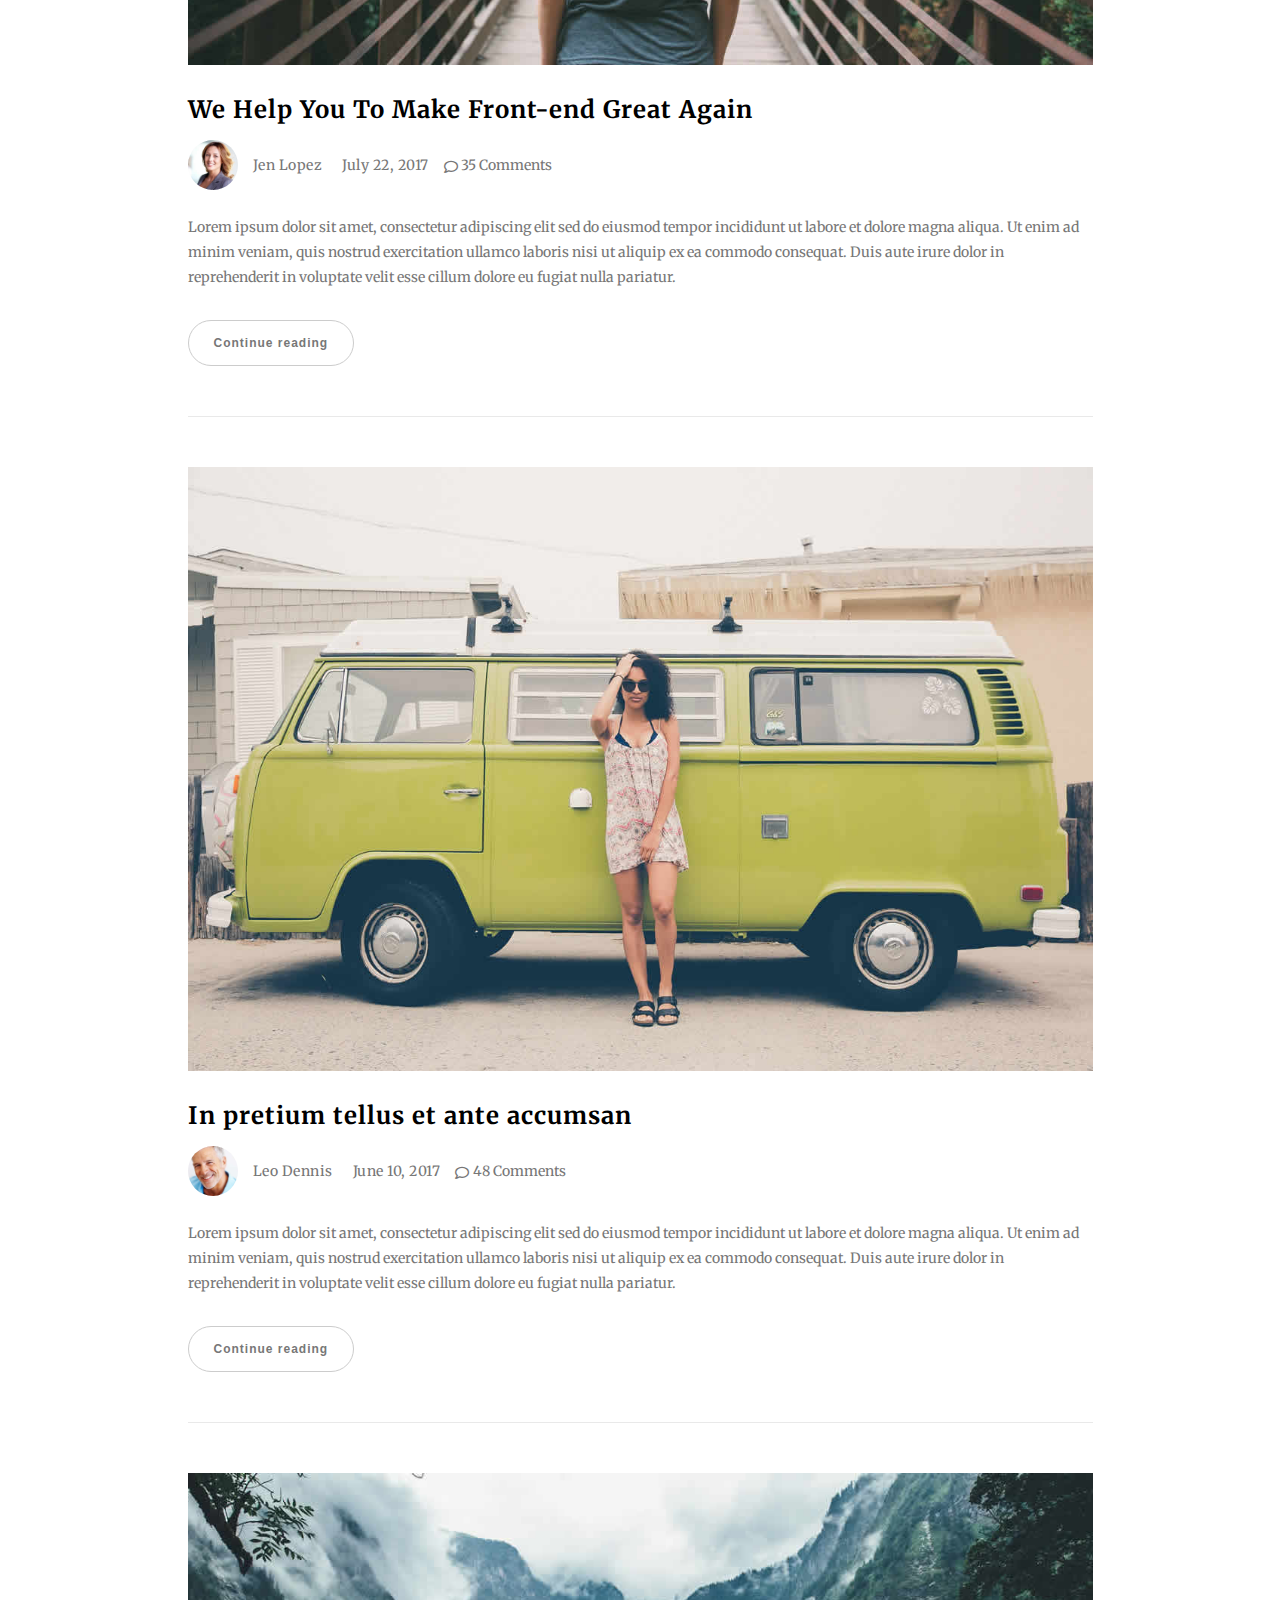
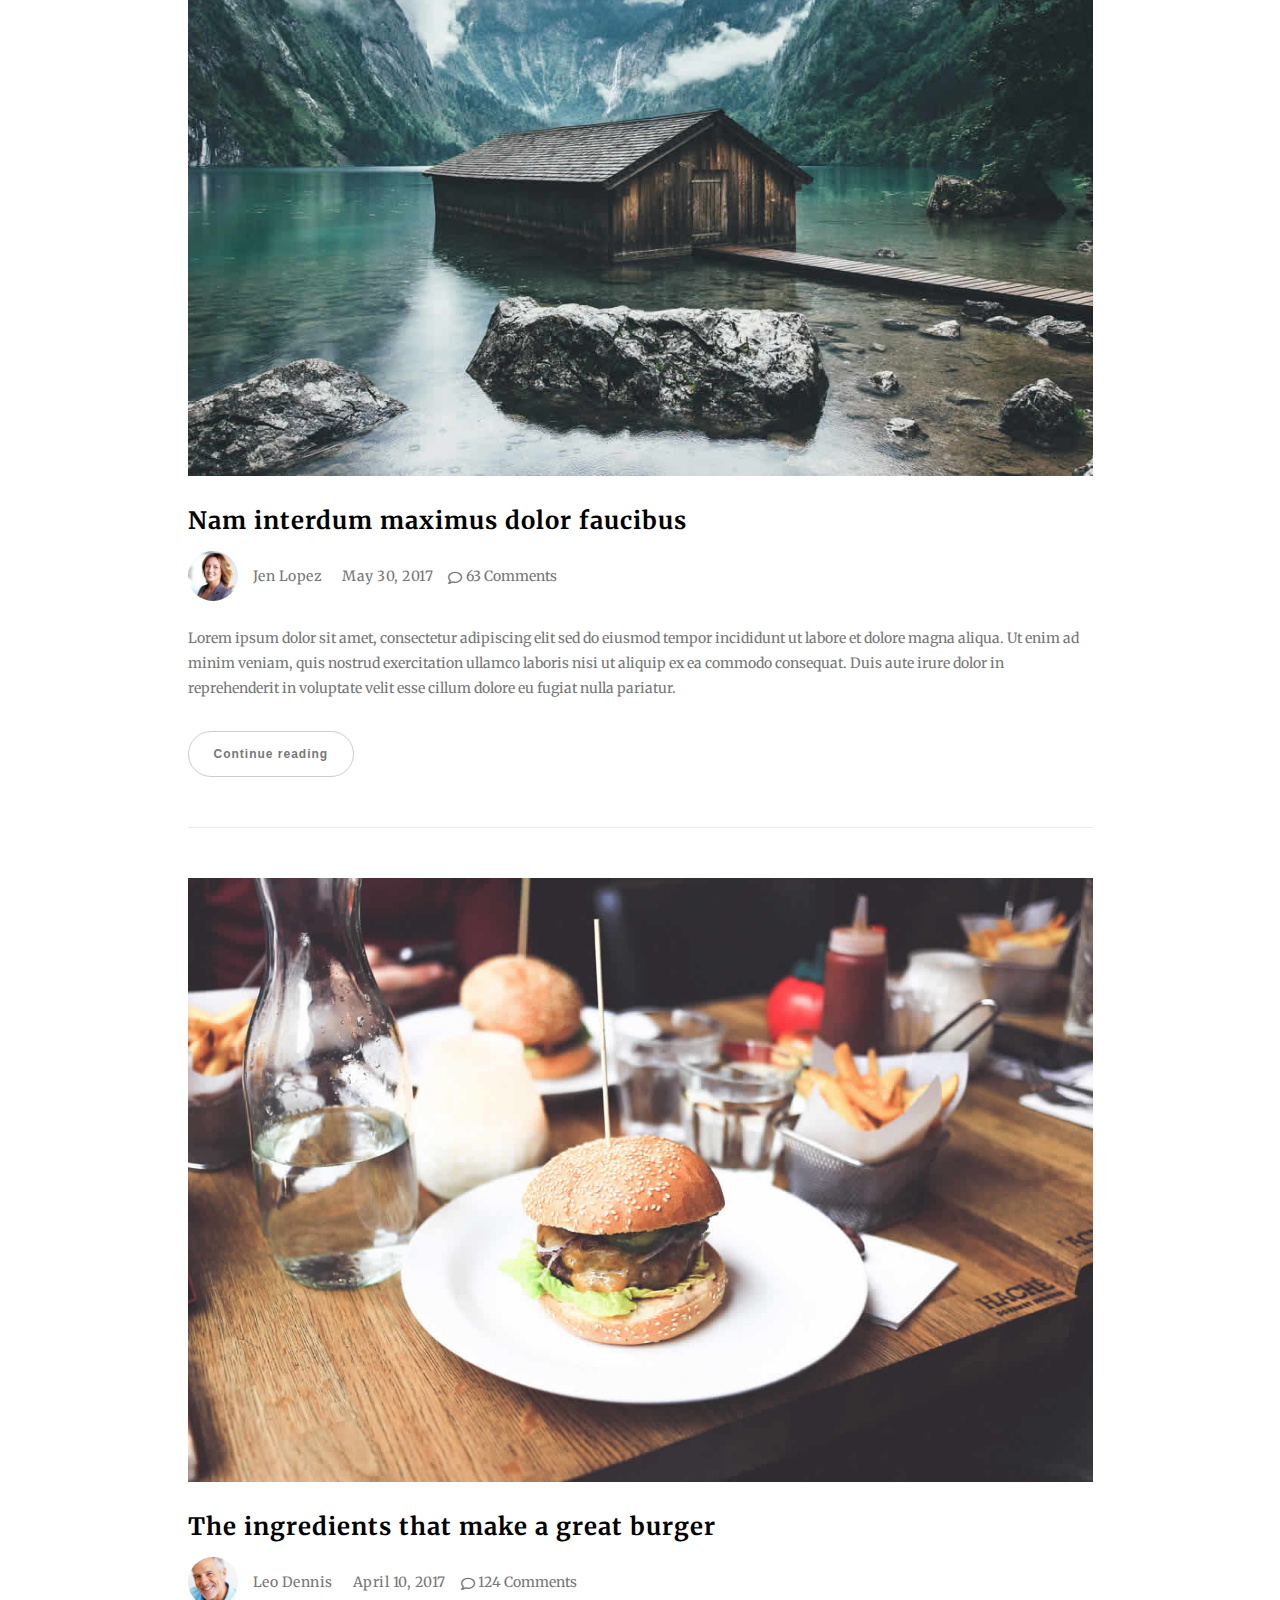
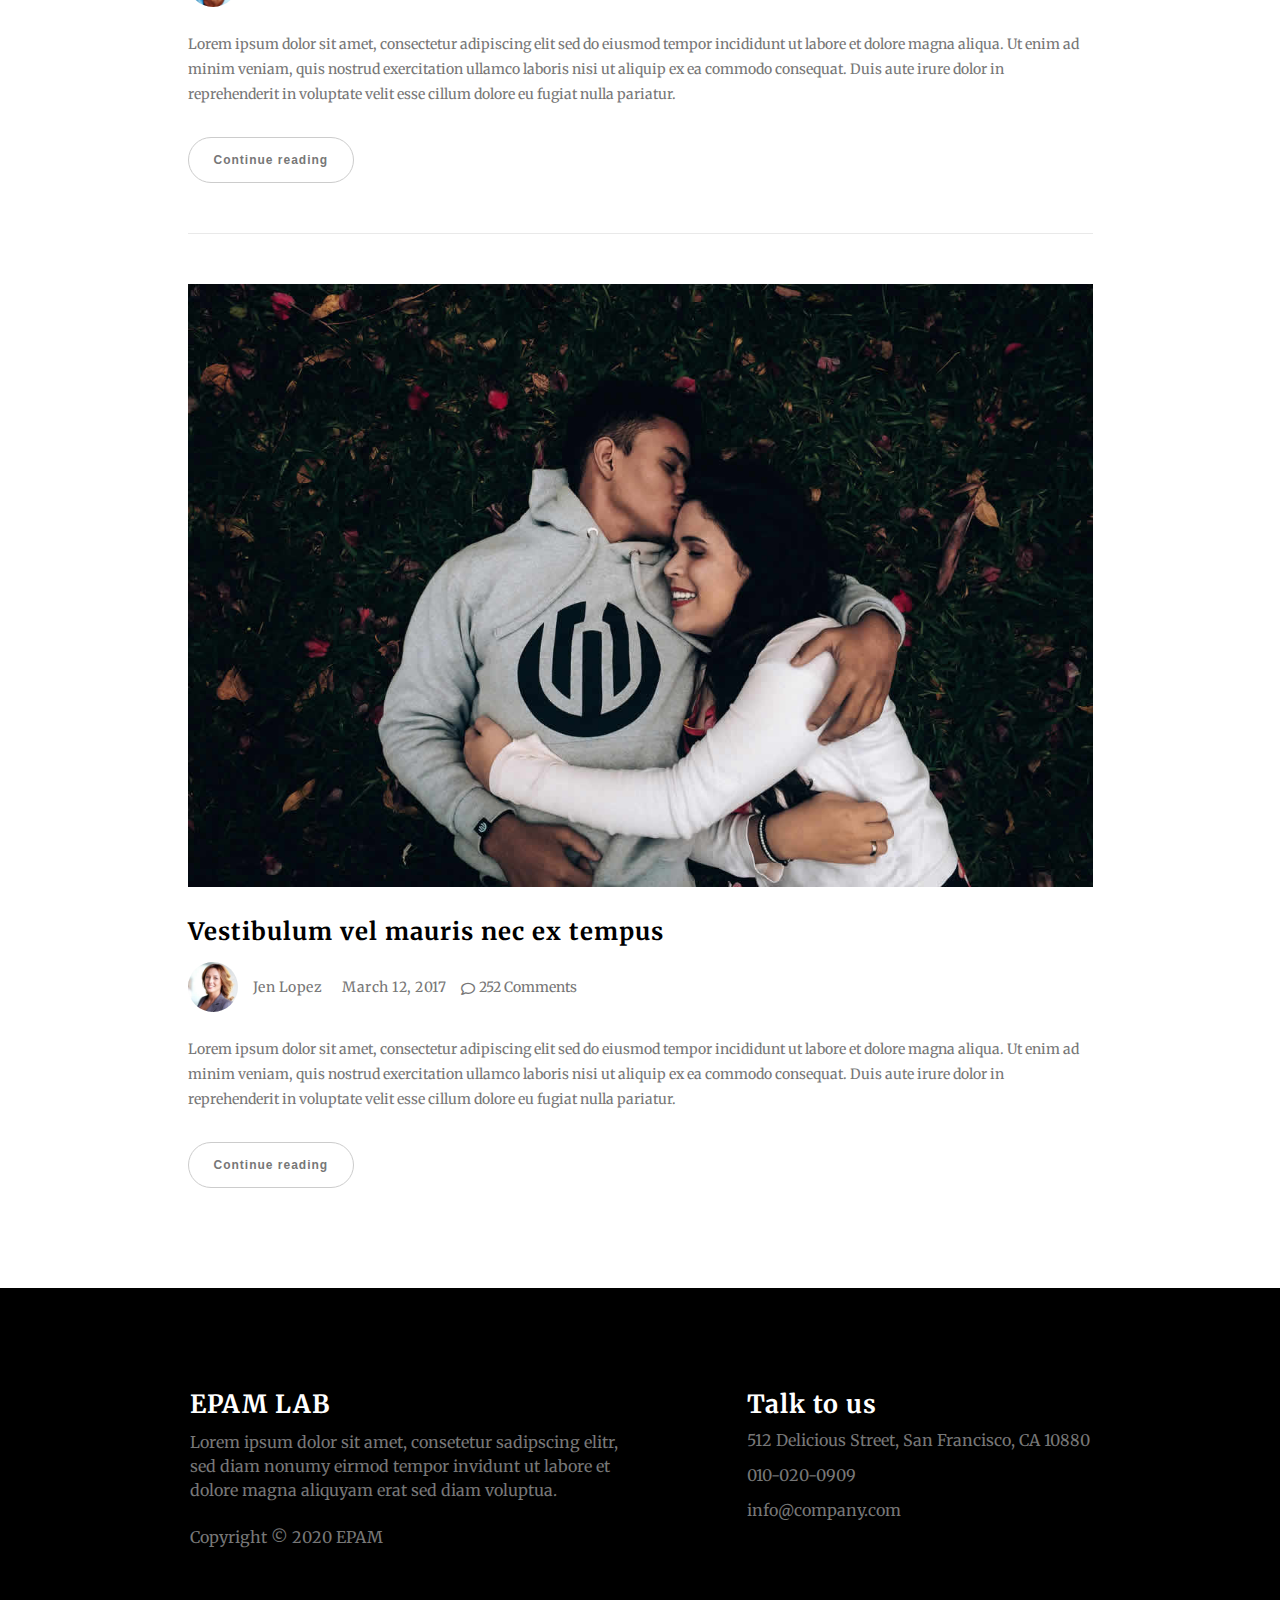
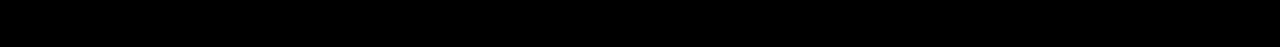
<file: FL13_HW4/homework/index.html>
<!DOCTYPE html>
<html lang="zxx">

<head>
    <meta charset="utf-8">
    <title>Css Layout</title>
    <link rel="stylesheet" href="css/style.css">
    <link rel="stylesheet" href="https://use.fontawesome.com/releases/v5.7.2/css/all.css" >
    <link href="https://fonts.googleapis.com/css2?family=Merriweather:ital,wght@0,300;0,400;0,700;1,300&display=swap" rel="stylesheet">

</head>

<body>

    <header>
        <div class="wrap">
            <div class="top-header">
                <p class="logo">Front-end Lab</p>
                <nav class="nav">
                    <ul class="nav-links">
                        <li class="nav-item">
                            <a href="#">Home</a>
                        </li>
                        <li class="nav-item">
                            <a href="#">About</a>
                        </li>
                        <li class="nav-item">
                            <a href="#">Gallery</a>
                        </li>
                        <li class="nav-item">
                            <a href="#">Contact</a>
                        </li>
                    </ul>
                </nav>
            </div>
        </div>
    </header>

    <section class="home">
        <h1 class="home-title">Hello! This is Front-end Lab.</h1>
        <p class="home-desc">EPAM Front-end Lab</p>
        <button class="home-button">Discover More</button>
    </section>

    <main>
        <div class="wrapper">
            <article class="news">
                <div class="news-image">
                    <img src="img/blog-image1.jpg" alt="News image">
                </div>
                <h2 class="news-title">We Help You To Make Front-end Great Again</h2>
                <div class="news-info">
                    <a href="#" class="news-info-item">

                        <img src="img/author-image1.jpg" alt="Jen lopez">

                        Jen Lopez
                    </a>
                    <span class="news-date">July 22, 2017</span>
                    <a href="#">
                        <span class="msg-icon"><i class="far fa-comment"></i></span>

                        35 Comments
                    </a>
                </div>
                <p class="news-desc">Lorem ipsum dolor sit amet, consectetur adipiscing elit sed do eiusmod tempor
                    incididunt ut labore et dolore magna aliqua. Ut enim ad minim veniam, quis nostrud exercitation
                    ullamco laboris nisi ut aliquip ex ea commodo consequat. Duis aute irure dolor in reprehenderit in
                    voluptate velit esse cillum dolore eu fugiat nulla pariatur.</p>

                <button class="news-button">Continue reading</button>
                
            </article>
            <article class="news">
                <div class="news-image">
                    <img src="img/blog-image2.jpg" alt="News image">
                </div>
                <h2 class="news-title">In pretium tellus et ante accumsan</h2>
                <div class="news-info">
                    <a href="#" class="news-info-item">

                        <img src="img/author-image2.jpg" alt="Leo Dennis">

                        Leo Dennis
                    </a>
                    <span class="news-date">June 10, 2017</span>
                    <a href="#">
                        <span class="msg-icon"><i class="far fa-comment"></i></span>

                        48 Comments
                    </a>
                </div>
                <p class="news-desc">Lorem ipsum dolor sit amet, consectetur adipiscing elit sed do eiusmod tempor
                    incididunt ut labore et dolore magna aliqua. Ut enim ad minim veniam, quis nostrud exercitation
                    ullamco laboris nisi ut aliquip ex ea commodo consequat. Duis aute irure dolor in reprehenderit in
                    voluptate velit esse cillum dolore eu fugiat nulla pariatur.</p>

                <button class="news-button">Continue reading</button>
            </article>
            <article class="news">
                <div class="news-image">
                    <img src="img/blog-image3.jpg" alt="News image">
                </div>
                <h2 class="news-title">Nam interdum maximus dolor faucibus</h2>
                <div class="news-info">
                    <a href="#" class="news-info-item">

                        <img src="img/author-image1.jpg" alt="Jen lopez">

                        Jen Lopez
                    </a>
                    <span class="news-date">May 30, 2017</span>
                    <a href="#">
                        <span class="msg-icon"><i class="far fa-comment"></i></span>

                        63 Comments
                    </a>
                </div>
                <p class="news-desc">Lorem ipsum dolor sit amet, consectetur adipiscing elit sed do eiusmod tempor
                    incididunt ut labore et dolore magna aliqua. Ut enim ad minim veniam, quis nostrud exercitation
                    ullamco laboris nisi ut aliquip ex ea commodo consequat. Duis aute irure dolor in reprehenderit in
                    voluptate velit esse cillum dolore eu fugiat nulla pariatur.</p>

                <button class="news-button">Continue reading</button>
            </article>
            <article class="news">
                <div class="news-image">
                    <img src="img/blog-image4.jpg" alt="News image">
                </div>
                <h2 class="news-title">The ingredients that make a great burger</h2>
                <div class="news-info">
                    <a href="#" class="news-info-item">

                        <img src="img/author-image2.jpg" alt="Leo Dennis">

                        Leo Dennis
                    </a>
                    <span class="news-date">April 10, 2017</span>
                    <a href="#">
                        <span class="msg-icon"><i class="far fa-comment"></i></span>

                        124 Comments
                    </a>
                </div>
                <p class="news-desc">Lorem ipsum dolor sit amet, consectetur adipiscing elit sed do eiusmod tempor
                    incididunt ut labore et dolore magna aliqua. Ut enim ad minim veniam, quis nostrud exercitation
                    ullamco laboris nisi ut aliquip ex ea commodo consequat. Duis aute irure dolor in reprehenderit in
                    voluptate velit esse cillum dolore eu fugiat nulla pariatur.</p>

                <button class="news-button">Continue reading</button>
            </article>
            <article class="news">
                <div class="news-image">
                    <img src="img/blog-image5.jpg" alt="News image">
                </div>
                <h2 class="news-title">Vestibulum vel mauris nec ex tempus</h2>
                <div class="news-info">
                    <a href="#" class="news-info-item">

                        <img src="img/author-image1.jpg" alt="Jen lopez">

                        Jen Lopez
                    </a>
                    <span class="news-date">March 12, 2017</span>
                    <a href="#">
                        <span class="msg-icon"><i class="far fa-comment"></i></span>

                        252 Comments
                    </a>
                </div>
                <p class="news-desc">Lorem ipsum dolor sit amet, consectetur adipiscing elit sed do eiusmod tempor
                    incididunt ut labore et dolore magna aliqua. Ut enim ad minim veniam, quis nostrud exercitation
                    ullamco laboris nisi ut aliquip ex ea commodo consequat. Duis aute irure dolor in reprehenderit in
                    voluptate velit esse cillum dolore eu fugiat nulla pariatur.</p>

                <button class="news-button">Continue reading</button>
            </article>
        </div>
    </main>

    <footer>

        <div class="footer-content-wrapper">
        <div class="footer-left">
            <h3 class="footer-title">EPAM LAB</h3>
            <p class="footer-desc">Lorem ipsum dolor sit amet, consetetur sadipscing elitr, sed diam nonumy eirmod
                tempor invidunt ut labore et dolore magna aliquyam erat sed diam voluptua.</p>
            <span class="footer-cop">Copyright © 2020 EPAM</span>
        </div>

        <div class="footer-right">
            <h3 class="footer-title">Talk to us</h3>
            <a href="#">512 Delicious Street, San Francisco, CA 10880</a>
            <a href="#">010-020-0909</a>
            <a href="#">info@company.com</a>
        </div>
    </div>

    </footer>

</body>
</file>
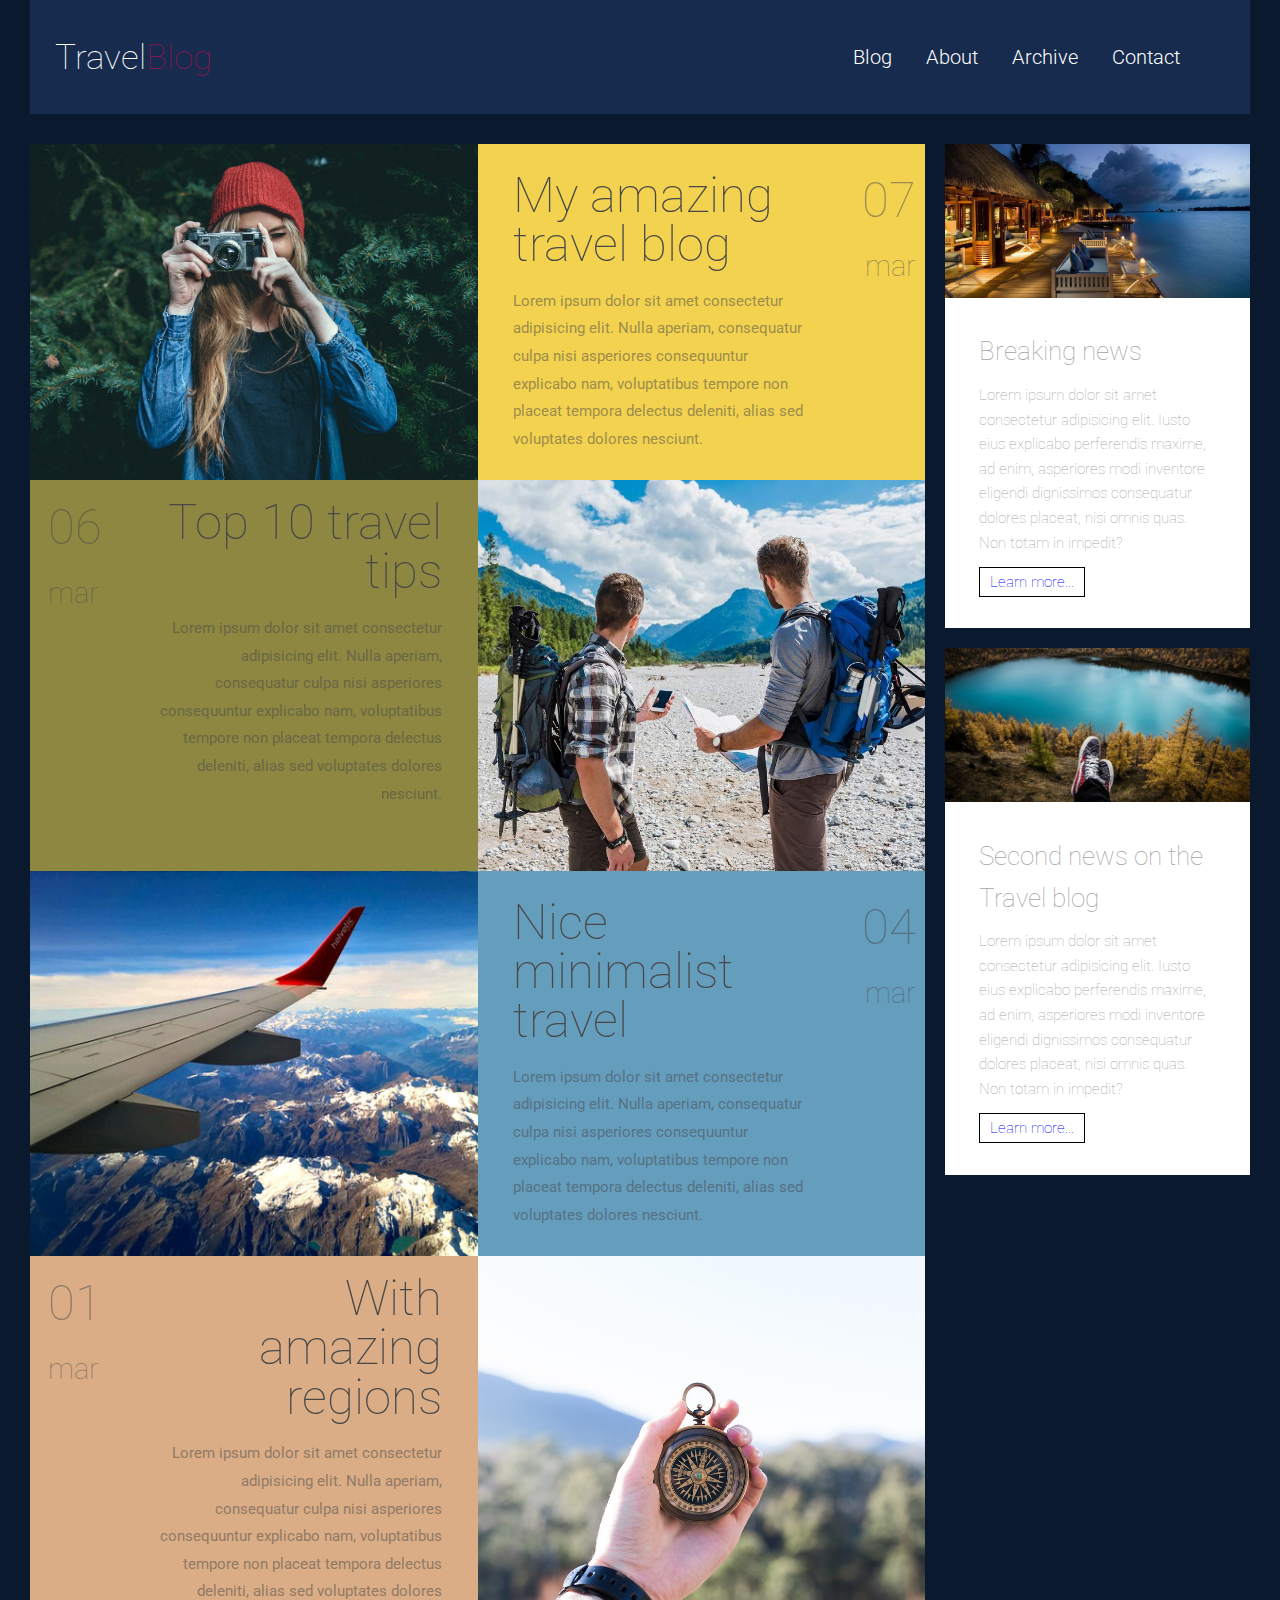
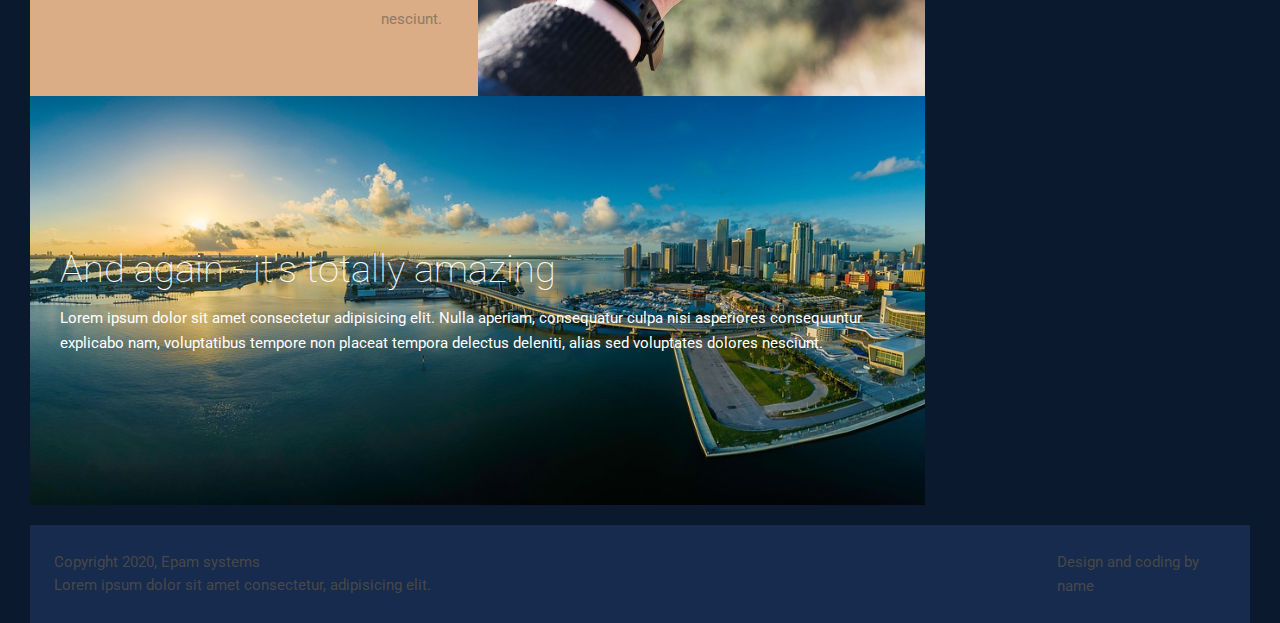
<file: FL13_HW5/homework/index.html>
<!DOCTYPE html>
<html lang="en">

<head>
  <meta charset="UTF-8">
  <meta name="viewport" content="width=device-width, initial-scale=1.0">
  <meta http-equiv="X-UA-Compatible" content="ie=edge">
  <link rel="stylesheet" href="./css/styles.css">
  <link href='https://fonts.googleapis.com/css?family=Roboto:400,100,300,700&subset=latin,latin-ext' rel='stylesheet'
    type='text/css'>
  <title>Responsive</title>
</head>

<body>
  <header>
    <button class="burger">
      <span></span>
      <span></span>
      <span></span>
    </button>
    <div class="logo">Travel<span>Blog</span></div>
    <nav>
      <ul>
        <li>
          <a href="#">Blog</a>
        </li>
        <li>
          <a href="#">About</a>
        </li>
        <li>
          <a href="3">Archive</a>
        </li>
        <li>
          <a href="#">Contact</a>
        </li>
      </ul>
    </nav>
  </header>
  <div class="wrap">
  <aside>
    <article class="aside-container">
      <div class="aside-img"></div>
      <div class="aside-text">
        <h3>Breaking news</h3>
        <p>Lorem ipsum dolor sit amet consectetur adipisicing elit. Iusto eius explicabo perferendis maxime, ad enim, asperiores modi inventore eligendi dignissimos consequatur dolores placeat, nisi omnis quas. Non totam in impedit?
        </p>
        <a href="#" class="asise-link">Learn more...</a>
      </div>
    </article>
    <article class="aside-container">
      <div class="aside-img"></div>
      <div class="aside-text">
        <h3>Second news on the Travel blog</h3>
        <p>Lorem ipsum dolor sit amet consectetur adipisicing elit. Iusto eius explicabo perferendis maxime, ad enim, asperiores modi inventore eligendi dignissimos consequatur dolores placeat, nisi omnis quas. Non totam in impedit?
        </p>
        <a href="#" class="asise-link">Learn more...</a>
      </div>
    </article>
    
  </aside>
  <main>
    <article class="post-1">
      <a href="#" class="article-img"></a>
      <a href="#" class="article-text">
        <div class="article-text-inside">
          <h2>My amazing travel blog</h2>
          <p>Lorem ipsum dolor sit amet consectetur adipisicing elit. Nulla aperiam, consequatur culpa nisi asperiores
            consequuntur explicabo nam, voluptatibus tempore non placeat tempora delectus deleniti, alias sed voluptates
            dolores nesciunt.</p>
        </div>
        <div class="article-time">
          <p>07 <span>mar</span></p>
        </div>
      </a>
    </article>
    <article class="post-2">
      <a href="#" class="article-img"></a>
      <a href="#" class="article-text">
        <div class="article-text-inside">
          <h2>Top 10 travel tips</h2>
          <p>Lorem ipsum dolor sit amet consectetur adipisicing elit. Nulla aperiam, consequatur culpa nisi asperiores
            consequuntur explicabo nam, voluptatibus tempore non placeat tempora delectus deleniti, alias sed voluptates
            dolores nesciunt.</p>
        </div>
        <div class="article-time">
          <p>06 <span>mar</span></p>
        </div>
      </a>
    </article>
    <article class="post-3">
      <a href="#" class="article-img"></a>
      <a href="#" class="article-text">
        <div class="article-text-inside">
          <h2>Nice minimalist travel</h2>
          <p>Lorem ipsum dolor sit amet consectetur adipisicing elit. Nulla aperiam, consequatur culpa nisi asperiores
            consequuntur explicabo nam, voluptatibus tempore non placeat tempora delectus deleniti, alias sed voluptates
            dolores nesciunt.</p>
        </div>
        <div class="article-time">
          <p>04 <span>mar</span></p>
        </div>
      </a>
    </article>
    <article class="post-4">
      <a href="#" class="article-img"></a>
      <a href="#" class="article-text">
        <div class="article-text-inside">
          <h2>With amazing regions</h2>
          <p>Lorem ipsum dolor sit amet consectetur adipisicing elit. Nulla aperiam, consequatur culpa nisi asperiores
            consequuntur explicabo nam, voluptatibus tempore non placeat tempora delectus deleniti, alias sed voluptates
            dolores nesciunt.</p>
        </div>
        <div class="article-time">
          <p>01 <span>mar</span></p>
        </div>
      </a>
    </article>
    <article class="post-5">
      <div class="text-container">
        <h2>And again - it's totally amazing</h2>
        <p>Lorem ipsum dolor sit amet consectetur adipisicing elit. Nulla aperiam, consequatur culpa nisi asperiores
          consequuntur explicabo nam, voluptatibus tempore non placeat tempora delectus deleniti, alias sed voluptates
          dolores nesciunt.
        </p>
      </div>
    </article>
  </main>
</div>
  <footer>
    <div class="epam-systems">
      <p>Copyright 2020, Epam systems</p>
      <p>Lorem ipsum dolor sit amet consectetur, adipisicing elit.</p>
    </div>
    <div class="by-name">Design and coding
      by name
      </div>
  </footer>
</body>

</html>
</file>
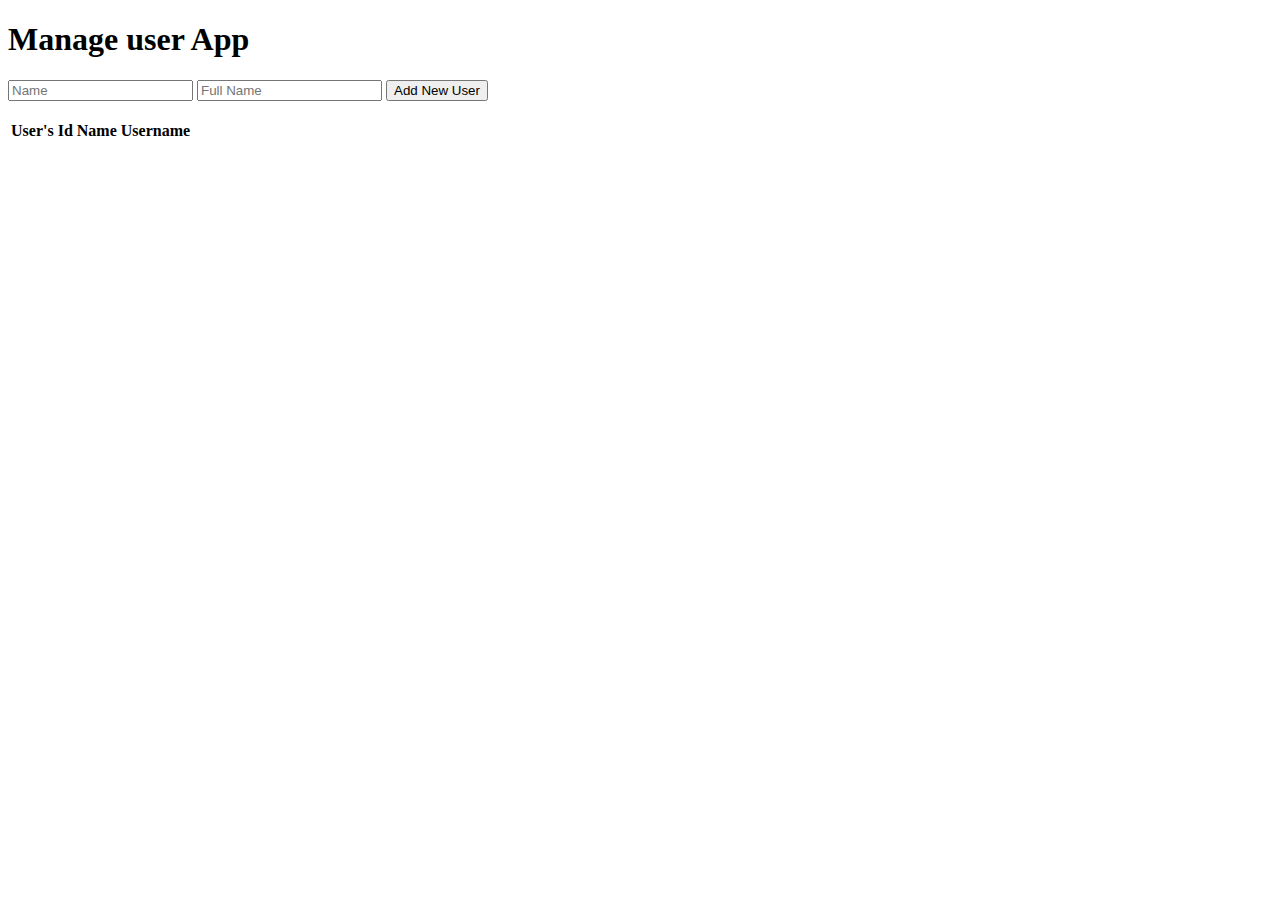
<file: FL13_HW16/homework/app/index.html>
<!DOCTYPE html>
<html lang="en">

<head>
  <meta charset="UTF-8">
  <meta name="viewport" content="width=device-width, initial-scale=1.0">
  <link rel="stylesheet" type="text/css" href="./styles/index.css">
  <title>UserList</title>
</head>

<body>
  <h1>Manage user App</h1>

  <div class="wrapper">
    <div id="data" class="hide">
      <form id="form">
        <input autocomplete="off" id="user_name" type="text" placeholder="Name">
        <input autocomplete="off" id="full_name" type="text" placeholder="Full Name">
        <button id="add-user" type="button" onclick="addUser()">Add New User</button>
      </form>

      <br />

      <table id="table">
        <thead>
          <tr>
            <th>User's Id</th>
            <th>Name</th>
            <th>Username</th>
          </tr>
        </thead>
        <tbody>
        </tbody>
      </table>
    </div>
    <div id="loader" class="lds-roller">
      <div></div>
      <div></div>
      <div></div>
      <div></div>
    </div>
  </div>

  <script src="./js/index.js"></script>

</body>

</html>
</file>
<file: FL13_HW1/homework/style.css>
html,body,div,span,applet,object,iframe,h1,h2,h3,h4,h5,h6,p,blockquote,pre,a,abbr,acronym,address,big,cite,code,del,dfn,em,font,img,ins,kbd,q,s,samp,small,strike,strong,sub,sup,tt,var,b,u,i,center,dl,dt,dd,ol,ul,li,fieldset,form,label,legend,table,caption,tbody,tfoot,thead,tr,th,td{background:transparent;border:0;margin:0;padding:0;vertical-align:baseline}body{line-height:1}h1,h2,h3,h4,h5,h6{clear:both;font-weight:normal}ol,ul{list-style:none}blockquote{quotes:none}blockquote:before,blockquote:after{content:'';content:none}del{text-decoration:line-through}table{border-collapse:collapse;border-spacing:0}a img{border:0}#container{float:left;margin:0 -240px 0 0;width:100%}#primary,#secondary{float:right;overflow:hidden;width:220px}#secondary{clear:right}#footer{clear:both;width:100%}.one-column #content{margin:0 auto;width:640px}.single-attachment #content{margin:0 auto;width:900px}body,input,textarea,.page-title span,.pingback a.url{font-family:Georgia,"Bitstream Charter",serif}h3#comments-title,h3#reply-title,#access .menu,#access div.menu ul,#cancel-comment-reply-link,.form-allowed-tags,#site-info,#site-title,#wp-calendar,.comment-meta,.comment-body tr th,.comment-body thead th,.entry-content label,.entry-content tr th,.entry-content thead th,.entry-meta,.entry-title,.entry-utility,#respond label,.navigation,.page-title,.pingback p,.reply,.widget-title,.wp-caption-text{font-family:"Helvetica Neue",Arial,Helvetica,"Nimbus Sans L",sans-serif}input[type="submit"]{font-family:"Helvetica Neue",Arial,Helvetica,"Nimbus Sans L",sans-serif}pre{font-family:"Courier 10 Pitch",Courier,monospace}code{font-family:Monaco,Consolas,"Andale Mono","DejaVu Sans Mono",monospace}#access .menu-header,div.menu,#colophon,#branding,#main,#wrapper{margin:0 auto;width:940px}#wrapper{background:#fff;margin-top:20px;padding:0 20px}#footer-widget-area{overflow:hidden}#footer-widget-area .widget-area{float:left;margin-right:20px;width:220px}#footer-widget-area #fourth{margin-right:0}#site-info{float:left;font-size:14px;font-weight:bold;width:700px}#site-generator{float:right;width:220px}body{background:#f1f1f1}body,input,textarea{color:#666;font-size:12px;line-height:18px}hr{background-color:#e7e7e7;border:0;clear:both;height:1px;margin-bottom:18px}p{margin-bottom:18px}ul{list-style:square;margin:0 0 18px 1.5em}ol{list-style:decimal;margin:0 0 18px 1.5em}ol ol{list-style:upper-alpha}ol ol ol{list-style:lower-roman}ol ol ol ol{list-style:lower-alpha}ul ul,ol ol,ul ol,ol ul{margin-bottom:0}dl{margin:0 0 24px 0}dt{font-weight:bold}dd{margin-bottom:18px}strong{font-weight:bold}cite,em,i{font-style:italic}big{font-size:131.25%}ins{background:#ffc;text-decoration:none}blockquote{font-style:italic;padding:0 3em}blockquote cite,blockquote em,blockquote i{font-style:normal}pre{background:#f7f7f7;color:#222;line-height:18px;margin-bottom:18px;overflow:auto;padding:1.5em}abbr,acronym{cursor:help}sup,sub{height:0;line-height:1;position:relative;vertical-align:baseline}sup{bottom:1ex}sub{top:.5ex}small{font-size:smaller}input{margin-bottom:10px}input[type="text"],input[type="password"],input[type="email"],input[type="url"],input[type="number"],textarea{background:#f9f9f9;border:1px solid #ccc;box-shadow:inset 1px 1px 1px rgba(0,0,0,0.1);-moz-box-shadow:inset 1px 1px 1px rgba(0,0,0,0.1);-webkit-box-shadow:inset 1px 1px 1px rgba(0,0,0,0.1);padding:2px}a:link{color:#06c}a:visited{color:#743399}a:active,a:hover{color:#ff4b33}.screen-reader-text{clip:rect(1px,1px,1px,1px);overflow:hidden;position:absolute !important;height:1px;width:1px}#header{padding:30px 0 0 0}#site-title{float:left;font-size:30px;line-height:36px;margin:0 0 18px 0;width:700px}#site-title a{color:#000;font-weight:bold;text-decoration:none}#site-description{color:#000;clear:right;float:right;font-style:italic;margin:15px 0 18px 0;opacity:.65;width:220px}#branding img{border-top:4px solid #000;border-bottom:1px solid #000;display:block;float:left}#access{background:#000;display:block;float:left;margin:0 auto;width:940px}#access .menu-header,div.menu{font-size:13px;margin-left:12px;width:928px}#access .menu-header ul,div.menu ul{list-style:none;margin:0}#access .menu-header li,div.menu li{float:left;position:relative}#access a{color:#aaa;display:block;line-height:38px;padding:0 10px;text-decoration:none}#access ul ul{box-shadow:0 3px 3px rgba(0,0,0,0.2);-moz-box-shadow:0 3px 3px rgba(0,0,0,0.2);-webkit-box-shadow:0 3px 3px rgba(0,0,0,0.2);display:none;position:absolute;top:38px;left:0;float:left;width:180px;z-index:99999}#access ul ul li{min-width:180px}#access ul ul ul{left:100%;top:0}#access ul ul a{background:#333;line-height:1em;padding:10px;width:160px;height:auto}#access li:hover>a,#access ul ul:hover>a{background:#333;color:#fff}#access ul li:hover>ul{display:block}#access ul li.current_page_item>a,#access ul li.current_page_ancestor>a,#access ul li.current-menu-ancestor>a,#access ul li.current-menu-item>a,#access ul li.current-menu-parent>a{color:#fff}* html #access ul li.current_page_item a,* html #access ul li.current_page_ancestor a,* html #access ul li.current-menu-ancestor a,* html #access ul li.current-menu-item a,* html #access ul li.current-menu-parent a,* html #access ul li a:hover{color:#fff}#main{clear:both;overflow:hidden;padding:40px 0 0 0}#content{margin-bottom:36px}#content,#content input,#content textarea{color:#333;font-size:16px;line-height:24px}#content p,#content ul,#content ol,#content dd,#content pre,#content hr{margin-bottom:24px}#content ul ul,#content ol ol,#content ul ol,#content ol ul{margin-bottom:0}#content pre,#content kbd,#content tt,#content var{font-size:15px;line-height:21px}#content code{font-size:13px}#content dt,#content th{color:#000}#content h1,#content h2,#content h3,#content h4,#content h5,#content h6{color:#000;line-height:1.5em;margin:0 0 20px 0}#content table{border:1px solid #e7e7e7;margin:0 -1px 24px 0;text-align:left;width:100%}#content tr th,#content thead th{color:#777;font-size:12px;font-weight:bold;line-height:18px;padding:9px 24px;border-right:1px solid #e7e7e7}#content tr td{border-top:1px solid #e7e7e7;padding:6px 24px;border-right:1px solid #e7e7e7}#content tr.odd td{background:#f2f7fc}.hentry{margin:0 0 48px 0}.home .sticky{background:#f2f7fc;border-top:4px solid #000;margin-left:-20px;margin-right:-20px;padding:18px 20px}.single .hentry{margin:0 0 36px 0}.page-title{color:#000;font-size:14px;font-weight:bold;margin:0 0 36px 0}.page-title span{color:#333;font-size:16px;font-style:italic;font-weight:normal}.page-title a:link,.page-title a:visited{color:#777;text-decoration:none}.page-title a:active,.page-title a:hover{color:#ff4b33}#content .entry-title{color:#000;font-size:21px;font-weight:bold;line-height:1.3em;margin-bottom:0}.entry-title a:link,.entry-title a:visited{color:#000;text-decoration:none}.entry-title a:active,.entry-title a:hover{color:#ff4b33}.entry-meta{color:#777;font-size:12px}.entry-meta abbr,.entry-utility abbr{border:0}.entry-meta abbr:hover,.entry-utility abbr:hover{border-bottom:1px dotted #666}.single-author .by-author{position:absolute !important;clip:rect(1px 1px 1px 1px);clip:rect(1px,1px,1px,1px)}.entry-content,.entry-summary{clear:both;padding:12px 0 0 0}.entry-content .more-link{white-space:nowrap}#content .entry-summary p:last-child{margin-bottom:12px}.entry-content fieldset{border:1px solid #e7e7e7;margin:0 0 24px 0;padding:24px}.entry-content fieldset legend{background:#fff;color:#000;font-weight:bold;padding:0 24px}.entry-content input{margin:0 0 24px 0}.entry-content input.file,.entry-content input.button{margin-right:24px}.entry-content label{color:#777;font-size:12px}.entry-content select{margin:0 0 24px 0}.entry-content sup,.entry-content sub{font-size:10px}.entry-content blockquote.left{float:left;margin-left:0;margin-right:24px;text-align:right;width:33%}.entry-content blockquote.right{float:right;margin-left:24px;margin-right:0;text-align:left;width:33%}.page-link{clear:both;color:#000;font-weight:bold;line-height:48px;word-spacing:.5em}.page-link a:link,.page-link a:visited{background:#f1f1f1;color:#333;font-weight:normal;padding:.5em .75em;text-decoration:none}.home .sticky .page-link a{background:#d9e8f7}.page-link a:active,.page-link a:hover{color:#ff4b33}body.page .edit-link{clear:both;display:block}#entry-author-info{background:#f2f7fc;border-top:4px solid #000;clear:both;font-size:14px;line-height:20px;margin:24px 0;overflow:hidden;padding:18px 20px}#entry-author-info #author-avatar{background:#fff;border:1px solid #e7e7e7;float:left;height:60px;margin:0 -104px 0 0;padding:11px}#entry-author-info #author-description{float:left;margin:0 0 0 104px}#entry-author-info h2{color:#000;font-size:100%;font-weight:bold;margin-bottom:0}.entry-utility{clear:both;color:#777;font-size:12px;line-height:18px}.entry-meta a,.entry-utility a{color:#777}.entry-meta a:hover,.entry-utility a:hover{color:#ff4b33}#content .video-player{padding:0}.format-standard .wp-video,.format-standard .wp-audio-shortcode,.format-audio .wp-audio-shortcode,.format-standard .video-player{margin-bottom:24px}.home #content .format-aside p,.home #content .category-asides p{font-size:14px;line-height:20px;margin-bottom:10px;margin-top:0}.format-gallery .size-thumbnail img,.category-gallery .size-thumbnail img{border:10px solid #f1f1f1;margin-bottom:0}.format-gallery .gallery-thumb,.category-gallery .gallery-thumb{float:left;margin-right:20px;margin-top:-4px}.home #content .format-gallery .entry-utility,.home #content .category-gallery .entry-utility{padding-top:4px}.attachment .entry-content .entry-caption{font-size:140%;margin-top:24px}.attachment .entry-content .nav-previous a:before{content:'\2190\00a0'}.attachment .entry-content .nav-next a:after{content:'\00a0\2192'}#content img.size-auto,#content img.size-full,#content img.size-large,#content img.size-medium,#content .entry-attachment img,#content .widget-container img{max-width:100%;height:auto}#ie8 #content img.size-auto,#ie8 #content img.size-full,#ie8 #content img.size-large,#ie8 #content img.size-medium,#ie8 #content .entry-attachment img{width:auto}.alignleft,img.alignleft{display:inline;float:left;margin-right:24px;margin-top:4px}.alignright,img.alignright{display:inline;float:right;margin-left:24px;margin-top:4px}.aligncenter,img.aligncenter{clear:both;display:block;margin-left:auto;margin-right:auto}img.alignleft,img.alignright,img.aligncenter{margin-bottom:12px}.wp-caption{background:#f1f1f1;line-height:18px;margin-bottom:20px;max-width:100%;padding:4px;text-align:center}.wp-caption img{margin:5px 5px 0;max-width:622px}.wp-caption p.wp-caption-text{color:#777;font-size:12px;margin:5px}.wp-smiley{margin:0}.gallery{margin:0 auto 18px}.gallery .gallery-item{float:left;margin-top:0;text-align:center}.gallery-columns-1 .gallery-item{width:100%}.gallery-columns-2 .gallery-item{width:50%}.gallery-columns-3 .gallery-item{width:33%}.gallery-columns-4 .gallery-item{width:25%}.gallery-columns-5 .gallery-item{width:20%}.gallery-columns-6 .gallery-item{width:16%}.gallery-columns-7 .gallery-item{width:14%}.gallery-columns-8 .gallery-item{width:12%}.gallery-columns-9 .gallery-item{width:11%}.gallery-columns-1 img{max-width:620px}.gallery-columns-2 img{max-width:288px}.gallery-columns-3 img{max-width:177px}.gallery-columns-4 img{max-width:122px}.gallery-columns-5 img{max-width:88px}.gallery-columns-6 img{max-width:66px}.gallery-columns-7 img{max-width:50px}.gallery-columns-8 img{max-width:39px}.gallery-columns-9 img{max-width:29px}.gallery-item img{height:auto}.gallery-columns-2 .attachment-medium{max-width:92%;height:auto}.gallery-columns-4 .attachment-thumbnail{max-width:84%;height:auto}.gallery .gallery-caption{color:#777;font-size:12px;margin:0 0 12px}.gallery dl{margin:0}.gallery img{border:10px solid #f1f1f1}.gallery br+br{display:none}#content .entry-attachment img{display:block;margin:0 auto}.navigation{color:#777;font-size:12px;line-height:18px;overflow:hidden}.navigation a:link,.navigation a:visited{color:#777;text-decoration:none}.navigation a:active,.navigation a:hover{color:#ff4b33}.nav-previous{float:left;width:50%}.nav-next{float:right;text-align:right;width:50%}#nav-above{margin:0 0 18px 0}#nav-above{display:none}.paged #nav-above,.single #nav-above{display:block}#nav-below{margin:-18px 0 0 0}#comments{clear:both}#comments .navigation{padding:0 0 18px 0}h3#comments-title,h3#reply-title{color:#000;font-size:20px;font-weight:bold;margin-bottom:0}h3#comments-title{padding:24px 0}.commentlist{list-style:none;margin:0}.commentlist li.comment{border-bottom:1px solid #e7e7e7;line-height:24px;margin:0 0 24px 0;padding:0 0 0 56px;position:relative}.commentlist li:last-child{border-bottom:0;margin-bottom:0}#comments .comment-body ul,#comments .comment-body ol{margin-bottom:18px}#comments .comment-body p:last-child{margin-bottom:6px}#comments .comment-body blockquote p:last-child{margin-bottom:24px}.commentlist ol{list-style:decimal}.commentlist .avatar{position:absolute;top:4px;left:0}.comment-author cite{color:#000;font-style:normal;font-weight:bold}.comment-author .says{font-style:italic}.comment-meta{font-size:12px;margin:0 0 18px 0}.comment-meta a:link,.comment-meta a:visited{color:#777;text-decoration:none}.comment-meta a:active,.comment-meta a:hover{color:#ff4b33}.commentlist .bypostauthor>div{background:#f2f7fc;border-top:4px solid #000;margin-bottom:10px;padding:10px 0 0 20px}.reply{font-size:12px;padding:0 0 24px 0}.reply a,a.comment-edit-link{color:#777}.reply a:hover,a.comment-edit-link:hover{color:#ff4b33}.commentlist .children{list-style:none;margin:0}.commentlist .children li{border:0;margin:0}.nopassword,.nocomments{display:none}#comments .pingback{border-bottom:1px solid #e7e7e7;margin-bottom:18px;padding-bottom:18px}.commentlist li.comment+li.pingback{margin-top:-6px}#comments .pingback p{color:#777;display:block;font-size:12px;line-height:18px;margin:0}#comments .pingback .url{font-size:13px;font-style:italic}input[type="submit"]{color:#333}form{text-align:right}input{width:200px}#respond{border-top:1px solid #e7e7e7;margin:24px 0;overflow:hidden;position:relative}#respond p{margin:0}#respond .comment-notes{margin-bottom:1em}.form-allowed-tags{line-height:1em}.children #respond{margin:0 48px 0 0}h3#reply-title{margin:18px 0}#comments-list #respond{margin:0 0 18px 0}#comments-list ul #respond{margin:0}#cancel-comment-reply-link{font-size:12px;font-weight:normal;line-height:18px}#respond .required{color:#ff4b33;font-weight:bold}#respond label{color:#777;font-size:12px}#respond input{margin:0 0 9px;width:98%}#respond textarea{width:98%}#respond .form-allowed-tags{color:#777;font-size:12px;line-height:18px}#respond .form-allowed-tags code{font-size:11px}#respond .form-submit{margin:12px 0}#respond .form-submit input{font-size:14px;width:auto}.widget-area ul{list-style:none;margin-left:0}.widget-area ul ul{list-style:square;margin-left:1.3em}.widget-area select{max-width:100%}.widget_search #s{width:60%}.widget_search label{display:none}.widget-container{word-wrap:break-word;-webkit-hyphens:auto;-moz-hyphens:auto;hyphens:auto;margin:0 0 18px 0}.widget-container .wp-caption img{margin:auto}.widget-container.widget_image .wp-caption{width:auto}.widget-container.widget_image .wp-caption img{margin-left:-8px}.widget-title{color:#222;font-size:14px;font-weight:bold}.widget-area a:link,.widget-area a:visited{text-decoration:none}.widget-area a:active,.widget-area a:hover{text-decoration:underline}.widget-area .entry-meta{font-size:11px}#wp_tag_cloud div{line-height:1.6em}#wp-calendar{width:100%}#wp-calendar caption{color:#222;font-size:14px;font-weight:bold;padding-bottom:4px;text-align:left}#wp-calendar thead{font-size:11px}#wp-calendar tbody{color:#aaa}#wp-calendar tbody td{background:#f5f5f5;border:1px solid #fff;padding:3px 0 2px;text-align:center}#wp-calendar tbody .pad{background:0}#wp-calendar tfoot #next{text-align:right}.widget_rss a.rsswidget{color:#000}.widget_rss a.rsswidget:hover{color:#ff4b33}.widget_rss .widget-title img{width:11px;height:11px}#main .widget-area ul{margin-left:0;padding:0 20px 0 0}#main .widget-area ul ul{border:0;margin-left:1.3em;padding:0}#main .widget-container.music-player ul{margin:0}#footer{margin-bottom:20px}#colophon{border-top:4px solid #000;margin-top:-4px;overflow:hidden;padding:18px 0}#site-info{font-weight:bold}#site-info a{color:#000;text-decoration:none}#site-generator{font-style:italic;position:relative}#site-generator a{background:url(images/wordpress.png) center left no-repeat;color:#666;display:inline-block;line-height:16px;padding-left:20px;text-decoration:none}#site-generator a:hover{text-decoration:underline}img#wpstats{display:block;margin:0 auto 10px}pre{-webkit-text-size-adjust:140%}code{-webkit-text-size-adjust:160%}#access,.entry-meta,.entry-utility,.navigation,.widget-area{-webkit-text-size-adjust:120%}#site-description{-webkit-text-size-adjust:none}@media print{body{background:none !important}#wrapper{clear:both !important;display:block !important;float:none !important;position:relative !important}#header{border-bottom:2pt solid #000;padding-bottom:18pt}#colophon{border-top:2pt solid #000}#site-title,#site-description{float:none;line-height:1.4em;margin:0;padding:0}#site-title{font-size:13pt}.entry-content{font-size:14pt;line-height:1.6em}.entry-title{font-size:21pt}#access,#branding img,#respond,.comment-edit-link,.edit-link,.navigation,.page-link,.widget-area{display:none !important}#container,#header,#footer{margin:0;width:100%}#content,.one-column #content{margin:24pt 0 0;width:100%}.wp-caption p{font-size:11pt}#site-info,#site-generator{float:none;width:auto}#colophon{width:auto}img#wpstats{display:none}#site-generator a{margin:0;padding:0}#entry-author-info{border:1px solid #e7e7e7}#main{display:inline}.home .sticky{border:0}}img{width:140px;vertical-align:middle;display:block;margin:0 auto;margin-left:calc(50% - 50px);margin-bottom:20px}nav>a{padding:10px;color:#0279c1}nav>a b:hover{color:#00527a}nav>a:visited{color:#0279c1}article{padding-left:10px}footer{margin-top:20px;padding:40px 20px;text-align:center;background:#3333}
</file>
<file: FL13_HW11/homework/material-icons/material-icons.css>
@font-face {
  font-family: 'Material Icons';
  font-style: normal;
  font-weight: 400;
  src: url(MaterialIcons-Regular.eot); /* For IE6-8 */
  src: local('Material Icons'),
       local('MaterialIcons-Regular'),
       url(MaterialIcons-Regular.woff2) format('woff2'),
       url(MaterialIcons-Regular.woff) format('woff'),
       url(MaterialIcons-Regular.ttf) format('truetype');
}

.material-icons {
  font-family: 'Material Icons';
  font-weight: normal;
  font-style: normal;
  font-size: 24px;  /* Preferred icon size */
  display: inline-block;
  line-height: 1;
  text-transform: none;
  letter-spacing: normal;
  word-wrap: normal;
  white-space: nowrap;
  direction: ltr;

  /* Support for all WebKit browsers. */
  -webkit-font-smoothing: antialiased;
  /* Support for Safari and Chrome. */
  text-rendering: optimizeLegibility;

  /* Support for Firefox. */
  -moz-osx-font-smoothing: grayscale;

  /* Support for IE. */
  font-feature-settings: 'liga';
}
</file>
<file: FL13_HW11/homework/styles.css>
body {
  font-size: 14px;
  font-family: 'Times New Roman', Times, serif;
}
.tree ul {
  list-style-type: none;
  padding-left: 0;
}
.tree ul ul {
  padding: 0.3rem 0 0 1rem;
}
.tree ul li {
  margin-bottom: 0.2rem;
}
.tree .close > ul,
.tree .close > .placeholder {
  display: none;
}
.tree .tree-title {
  cursor: pointer;
  font-size: 1.1rem;
  line-height: 1;
  padding: 0.1rem;
}
.tree .tree-title:hover {
  background-color: #efefef;
}
.tree .folder {
  color: #edbc0b;
  cursor: pointer;
  font-size: 1.1rem;
  float: left;
  margin-right: 0.2rem;
}
.tree .insert_drive_file {
  color: lightgrey;
  font-size: 1.1rem;
  float: left;
  margin-right: 0.2rem;
}
.tree .placeholder {
  font-size: 1.1rem;
  font-style: italic;
  padding-left: 0.5rem;
}
</file>
<file: FL13_HW2/homework/css/general.css>
/* 

please don't edit this styles

*/

h2.tm-section-title {
    color: lightskyblue;
}

a:focus {
    color: #666;
    outline: 0
}

ul {
    padding: 0;
    margin: 0
}

body {
    background-color: #f5f5f5;
    color: #000;
    font-family: 'Open Sans', Helvetica, Arial, sans-serif;
    font-size: 16px;
    font-weight: 300;
    padding-top: 30px;
    overflow-x: hidden
}

section:before {
    position: absolute;
    z-index: 1
}

.box,
.tm-content-box,
.tm-main-nav {
    background-color: #fff
}

.tm-sidebar {
    z-index: 10;
    position: fixed;
    left: 0;
    right: 0;
    top: 0;
    width: 100%;
}

.tm-sidebar ul{
    margin: 0px;
    display: flex;
}

.tm-main-nav {
    font-size: 1.5em;
    text-align: center
}

.tm-nav-item {
    list-style: none;
    width: 100%;
}

.tm-nav-item-link {
    border: 1px solid transparent;
    color: #666;
    display: block;
    padding: 10px;
    width: 100%;
    -webkit-transition: all .3s ease;
    transition: all .3s ease
}

.carousel-indicators li,
.tm-banner-inner {
    border: 1px solid lightgrey
}


.tm-nav-item-link.active,
.tm-nav-item-link:hover {
    color: #666;
    text-decoration: none;
}

.tm-nav-item-link:focus {
    text-decoration: none
}

.tm-banner-text,
.tm-banner-title,
.tm-section-title {
    color: #666;
    font-weight: 300;
    margin: 0
}

.tm-section-title {
    margin-bottom: 20px
}

.tm-section-title-box {
    margin-bottom: 0
}

.tm-banner-title {
    font-size: 3.3em;
    letter-spacing: 2px;
    text-transform: uppercase
}

.tm-main-content {
    padding-top: 70px;
}

.tm-content-box {
    overflow: hidden;
    margin-bottom: 30px
}

.padding-medium {
    padding: 40px
}

.tm-banner {
    padding: 30px
}

.tm-banner-inner {
    padding: 30px 0;
    height: 100%;
    text-align: center;
    display: flex;
    -webkit-box-orient: vertical;
    -webkit-box-direction: normal;
    -webkit-flex-direction: column;
    -ms-flex-direction: column;
    flex-direction: column;
    -webkit-box-align: center;
    -webkit-align-items: center;
    -ms-flex-align: center;
    align-items: center;
    -webkit-box-pack: center;
    -webkit-justify-content: center;
    -ms-flex-pack: center;
    justify-content: center
}

.tm-banner-inner img{
    width: 120px;
}

.tm-banner-text {
    font-size: 1.4em
}

.boxes,
.tm-box-bg-title {
    display: -webkit-box;
    display: -webkit-flex;
    display: -ms-flexbox
}

/*.flex-item {*/
    /*-webkit-box-flex: 0 1 auto;*/
    /*-webkit-flex: 0 1 auto;*/
    /*-ms-flex: 0 1 auto;*/
    /*flex: 0 1 auto*/
/*}*/

.section-description {
    line-height: 1.8;
    margin-bottom: 25px
}

.section-description:last-child {
    margin-bottom: 0
}

.tm-team-description-container {
    max-width: 500px
}

.tm-team-info {
    display: flex
}

.box {
    list-style: none;
    width: 33.3333%;
    height: auto;
}

.box-bg {
    position: relative
}

.box-img {
    width: 100%;
}

.tm-box-bg-title {
    position: absolute;
    top: 0;
    right: 0;
    bottom: 0;
    left: 0;
    display: flex;
    -webkit-box-align: center;
    -webkit-align-items: center;
    -ms-flex-align: center;
    align-items: center;
    -webkit-box-pack: center;
    -webkit-justify-content: center;
    -ms-flex-pack: center;
    justify-content: center
}

.boxes {
    display: flex;
    -webkit-flex-wrap: wrap;
    -ms-flex-wrap: wrap;
    flex-wrap: wrap
}

.gallery-container a {
    cursor: -webkit-zoom-in;
    cursor: zoom-in
}

.carousel {
    position: relative;
    height: auto;
    padding: 50px 50px 80px;
    text-align: center
}

.carousel-indicators {
    bottom: 30px
}

.carousel-content {
    color: #000;
    display: -webkit-box;
    display: -webkit-flex;
    display: -ms-flexbox;
    display: flex;
    -webkit-box-align: center;
    -webkit-align-items: center;
    -ms-flex-align: center;
    align-items: center
}

.carousel-indicators .active {
    background-color: lightgrey
}

.contact-form {
    overflow: hidden
}

.form-control {
    border-radius: 0;
    font-size: 1em
}

.form-control:focus {
    border-color: lightgrey;
    box-shadow: inset 0 1px 1px rgba(0, 0, 0, .075), 0 0 8px rgba(153, 153, 153, .45)
}

.form-group {
    margin-bottom: 20px
}

.form-group-2-col-left {
    padding-left: 0;
    padding-right: 5px
}

.form-group-2-col-right {
    padding-right: 0;
    padding-left: 5px
}

.mandatory-field:after {
    position: absolute;
    top: 0;
    right: 7px
}

.carousel-inner>.carousel-item>a>img, .carousel-inner>.carousel-item>img, .img-contact-us {
    width: 100%;
}

.tm-footer {
    color: #666;
    padding-bottom: 15px
}
</file>
<file: FL13_HW2/homework/css/style.css>
/* TASK 1 */ 

@media print {
    .tm-sidebar, .tm-team-img, #about, .blocks .boxes,  .tm-content-box, .carousel-indicators {
        display: none;
    }

    div.tm-content-box {
        display: block;
        margin-bottom: 0;
    }

     .tm-team-description-container  {
        text-align: center;
        max-width: 100%;
        font-style: italic;
    }

    .tm-banner {
        height: 200px;
    }
    
    .padding-medium {
        padding: 0;
    }

    .tm-main-content {
        padding: 0;
    }

    .heading {
        display: block;
    }

    h2.tm-section-title {
        color: lightskyblue;
    }

    ol {
        list-style: none;
    }

    .heading h2 {
        color: lightskyblue;
        text-align: center;
        font-style: italic;
        font-weight: 200;
    }

    .heading.tm-content-box{
       text-align: center;
    }

    .heading.tm-content-box li:nth-child(odd) {
        float: left;
        width: 50%;
        margin-bottom: 20px;
    }

    .heading.tm-content-box li:nth-child(even) {
        float: right;
        width: 50%;
        margin-top: 20px;
    }

    .carousel {
        padding: 0 0 15px 0;
        text-align: center;
        font-style: italic;
    }

    .tm-footer {
        padding-top: 10px;
    }

    section:before {
        content: none !important;
    }

    .tm-main-content .heading li {
        list-style-type: none;
    }

    .tm-main-content div .text::after {
        content:"";
    }

    .tm-banner {
        padding-top: 0;
    }


    @page {
        size: auto;
        margin: 0mm;
    } 
}

/* TASK 2 */ 

.tm-nav-item-link:hover {
    background-color: lightskyblue; 
    color: #fff;
}

/* TASK 3 */ 

.tm-banner {
    background: linear-gradient(burlywood , lightskyblue );
}

.tm-banner-inner {
    background: white;
}

/* TASK 4 */

.tm-banner-text {
    text-shadow: #76cdd7 0px 5px 1px, #76cdd7 0px 5px 1px;
    mix-blend-mode: multiply;
    letter-spacing: 4px;
    word-spacing: 4px;
}

/* TASK 5 */

.tm-sidebar, .tm-content-box, .blocks {
    box-shadow: 0 0 10px rgba(61, 55, 61, 0.7);
}

/* TASK 6 */

.tm-banner-text {
    animation: rotate 3s linear forwards;
}

@keyframes rotate { 
    0% {transform:rotate(45deg);
    } 
}

/* TASK 7 */

.tm-content-box.flex-2-col{
    display: flex;
    flex-direction: row-reverse;
}

.tm-team-description-container h2 {
    text-align: center;
}

.tm-team-description-container {
    display: flex;
    font-style: italic;
    flex-direction: column;
    justify-content: center;
}

.tm-team-description-container p::first-letter {
    margin-left: 15px;
}

/* TASK 8 */

li.box.box-bg:hover {
    background-color: #73d4f1;
}

li.box.box-bg h2:hover {
    color: white;
    font-weight: 600;
}

/* TASK 9 */

section:before {
    content: '';
    position: absolute;
    border-bottom: 45px solid transparent;
    border-left: 45px solid #73d4f1;
}

.tm-content-box {
    position: relative;
}

/* TASK 10 */

section.heading.tm-content-box h2 {
    color: lightskyblue;
    text-align: center;
    font-weight: 300;
}

.tm-main-content div ol {
    list-style: decimal-leading-zero;
}

section.heading.tm-content-box li:hover::before {
    content: '>';
    color: red;
    font-weight: bold;
}

section.heading.tm-content-box a:hover {
    text-decoration: underline red;
    color: red;
    font-weight: bold;
}

.text:after {
    display: inline-block;
    content: 'New';
    color: red;
    font-size: 10px;
    font-weight: 600;
    vertical-align: super;
}

/* TASK 11 */

h2 + p {
    font-style: italic;
}

/* TASK 12 */

.blocks li:nth-child(even) {
    background-color: lightskyblue;
    color: white;
}

.blocks li {
    padding: 10px;
}

.blocks li p::first-letter {
    font-weight: bold;
}

/* TASK 13 */

#contact h2 {
    text-align: right;
}

#contact .form-control:not(#contact_message) {
    border-color:  lightskyblue;
    border-style: none none solid;
    box-shadow: none;
}

#contact .form-control:not(#contact_message):focus {
    background-color: lightskyblue;
}

#contact_subject.form-control {
    background-image: url(../img/email-icon.png);
    background-repeat: no-repeat;
    background-position: right;
    background-size: 30px;
}

#contact textarea:focus, input:focus {
    outline: none;
    box-shadow: none;
    background-color: lightskyblue;
    color: white;
}

#contact .btn-primary {
    float: right;
    color: lightskyblue;
    background-color: white;
    border-color: lightskyblue;
    
    border-radius: 0px;
    font-weight: 300;
    padding: 5px 25px 5px 25px;
}

#contact .btn-primary:hover {
    color: white;
    background-color: lightseagreen;
}

.tm-footer {
    padding-bottom: 0px;
}
</file>
<file: FL13_HW3/homework/css/style1.css>
body {
  margin: 0 auto;
  font-family: "Hind", sans-serif;
  background: white;
  font-weight: normal; }

.backgroundBefore, .header_heading, main p.section_text, main .section_banner .section_banner_text_wrap p.section_banner_heading {
  position: relative;
  z-index: 1; }
  .backgroundBefore::before, .header_heading::before, main p.section_text::before, main .section_banner .section_banner_text_wrap p.section_banner_heading::before {
    content: '';
    background: #1babd3;
    position: absolute;
    z-index: -1; }

header {
  background-image: url(../img/m-h-day.jpg);
  background-size: cover;
  background-position: center;
  border-bottom-right-radius: 650px 250px; }

.header-wrap {
  padding-bottom: 100px;
  width: 80%;
  margin: 0 auto; }

.header_heading:before {
  bottom: 14px;
  left: 0;
  width: 336px;
  height: 56px; }

.landing-logo {
  padding-top: 20px;
  display: flex;
  align-items: center; }
  .landing-logo img {
    width: 55px;
    height: 55px; }
  .landing-logo p {
    display: flex;
    flex-direction: column;
    font-weight: bold;
    align-items: center;
    font-size: 30px;
    margin: 0 0 0 15px;
    padding-top: 10px;
    line-height: 25px;
    color: #2b2b2b; }
  .landing-logo span {
    font-size: 13px;
    line-height: 15px; }

.header .header_heading {
  font-size: 80px;
  text-align: left;
  line-height: 90px;
  font-weight: 700;
  color: #353b47;
  width: 550px;
  margin-bottom: 30px;
  font-family: "Source Sans Pro", sans-serif; }
.header .header_text {
  width: 75%;
  font-size: 20px;
  color: #2b2b2b;
  margin-bottom: 50px;
  line-height: 30px;
  white-space: pre-line; }

div .header_button {
  color: white;
  background-color: #699900;
  padding: 10px 25px 10px 25px;
  border: none;
  font-weight: 600; }
div .login {
  margin-left: 130px;
  color: white; }

main {
  background-color: white;
  text-align: center; }
  main p.section_text {
    font-size: 35px;
    color: #353b47;
    font-weight: 600;
    display: inline-block;
    font-family: "Source Sans Pro", sans-serif; }
    main p.section_text::before {
      top: 0;
      width: 157px;
      height: 38px;
      right: 10px; }
  main .section_card_wrap {
    display: flex;
    align-items: center;
    flex-direction: column;
    flex-wrap: wrap-reverse; }
    main .section_card_wrap .section_card {
      background-color: #21232e;
      text-align: left;
      display: flex;
      margin-bottom: 20px;
      border-radius: 10px;
      padding: 5px;
      width: 52%; }
      main .section_card_wrap .section_card img[alt="experts"] {
        width: 33%; }
      main .section_card_wrap .section_card img[alt="content formats"] {
        width: 32%; }
      main .section_card_wrap .section_card img[alt="certificate"] {
        width: 35%; }
      main .section_card_wrap .section_card img {
        padding: 15px;
        border-radius: 10%; }
      main .section_card_wrap .section_card .section_card_right_container {
        display: flex;
        flex-direction: column;
        margin-left: auto;
        margin-right: auto;
        width: 55%;
        color: #d3d7df; }
        main .section_card_wrap .section_card .section_card_right_container p.section_card_text {
          font-size: 16px;
          text-align: justify; }
        main .section_card_wrap .section_card .section_card_right_container p:first-child {
          font-weight: 700;
          font-size: 25px;
          color: white;
          text-align: center;
          margin-bottom: 0;
          font-family: "Source Sans Pro", sans-serif; }
        main .section_card_wrap .section_card .section_card_right_container a {
          color: white;
          text-align: center;
          color: #d3d7df;
          padding-bottom: 20px; }
  main .section_banner {
    display: flex;
    justify-content: space-between;
    align-items: center;
    position: relative;
    left: 50%;
    top: 120px;
    transform: translate(-50%, -50%);
    padding: 5px 40px;
    width: 60%;
    border-radius: 8px;
    background: linear-gradient(to right, #629217, #305ecb); }
    main .section_banner .section_banner_text_wrap {
      position: relative;
      text-align: left; }
      main .section_banner .section_banner_text_wrap p.section_banner_heading {
        position: relative;
        display: inline-block;
        font-size: 30px;
        font-weight: 700;
        color: #2e323b;
        margin-bottom: 0;
        margin-top: 10px;
        font-family: "Source Sans Pro", sans-serif; }
        main .section_banner .section_banner_text_wrap p.section_banner_heading::before {
          bottom: 4px;
          width: 63px;
          height: 34px;
          left: 121px; }
      main .section_banner .section_banner_text_wrap p.section_banner_text {
        color: #acacac;
        margin-bottom: 20px;
        margin-top: 10px; }
    main .section_banner .section_banner_button {
      color: white;
      background-color: #699900;
      padding: 10px 25px 10px 25px;
      border: none;
      font-weight: 600; }

footer {
  background-color: #21232e;
  width: 100%; }
  footer .footer-wrap {
    padding-top: 130px;
    padding-bottom: 50px;
    display: flex;
    justify-content: space-around;
    align-items: center;
    color: white; }
    footer .footer-wrap .footer_logo {
      padding-top: 0; }
    footer .footer-wrap p {
      color: #d3d7df; }
    footer .footer-wrap .footer_text {
      width: 358px;
      color: #d3d7df; }
    footer .footer-wrap .footer-cr {
      color: #d3d7df; }
</file>
<file: FL13_HW3/homework/css/style2.css>
body {
  margin: 0 auto;
  font-family: "Fresca", sans-serif;
  background: #21232e;
  font-weight: normal; }

.backgroundBefore, .header_heading, main p.section_text, main .section_banner .section_banner_text_wrap p.section_banner_heading {
  position: relative;
  z-index: 1; }
  .backgroundBefore::before, .header_heading::before, main p.section_text::before, main .section_banner .section_banner_text_wrap p.section_banner_heading::before {
    content: '';
    background: #ff4e33;
    position: absolute;
    z-index: -1; }

header {
  background-image: url(../img/m-h-night.jpg);
  background-size: cover;
  background-position: center;
  border-bottom-right-radius: 650px 250px; }

.header-wrap {
  padding-bottom: 100px;
  width: 80%;
  margin: 0 auto; }

.header_heading:before {
  bottom: 14px;
  left: 0;
  width: 336px;
  height: 56px; }

.landing-logo {
  padding-top: 20px;
  display: flex;
  align-items: center; }
  .landing-logo img {
    width: 55px;
    height: 55px; }
  .landing-logo p {
    display: flex;
    flex-direction: column;
    font-weight: bold;
    align-items: center;
    font-size: 30px;
    margin: 0 0 0 15px;
    padding-top: 10px;
    line-height: 25px;
    color: white; }
  .landing-logo span {
    font-size: 13px;
    line-height: 15px; }

.header .header_heading {
  font-size: 80px;
  text-align: left;
  line-height: 90px;
  font-weight: 700;
  color: white;
  width: 550px;
  margin-bottom: 30px;
  font-family: "Source Sans Pro", sans-serif; }
.header .header_text {
  width: 75%;
  font-size: 20px;
  color: white;
  margin-bottom: 50px;
  line-height: 30px;
  white-space: pre-line; }

div .header_button {
  color: white;
  background-color: #e3ac00;
  padding: 10px 25px 10px 25px;
  border: none;
  font-weight: 600; }
div .login {
  margin-left: 130px;
  color: white; }

main {
  background-color: #21232e;
  text-align: center; }
  main p.section_text {
    font-size: 35px;
    color: white;
    font-weight: 600;
    display: inline-block;
    font-family: "Source Sans Pro", sans-serif; }
    main p.section_text::before {
      top: 0;
      width: 157px;
      height: 38px;
      right: 10px; }
  main .section_card_wrap {
    display: flex;
    align-items: center;
    flex-direction: column;
    flex-wrap: wrap-reverse; }
    main .section_card_wrap .section_card {
      background-color: #3b3f50;
      text-align: left;
      display: flex;
      margin-bottom: 20px;
      border-radius: 10px;
      padding: 5px;
      width: 52%; }
      main .section_card_wrap .section_card img[alt="experts"] {
        width: 33%; }
      main .section_card_wrap .section_card img[alt="content formats"] {
        width: 32%; }
      main .section_card_wrap .section_card img[alt="certificate"] {
        width: 35%; }
      main .section_card_wrap .section_card img {
        padding: 15px;
        border-radius: 10%; }
      main .section_card_wrap .section_card .section_card_right_container {
        display: flex;
        flex-direction: column;
        margin-left: auto;
        margin-right: auto;
        width: 55%;
        color: #d3d7df; }
        main .section_card_wrap .section_card .section_card_right_container p.section_card_text {
          font-size: 16px;
          text-align: justify; }
        main .section_card_wrap .section_card .section_card_right_container p:first-child {
          font-weight: 700;
          font-size: 25px;
          color: white;
          text-align: center;
          margin-bottom: 0;
          font-family: "Source Sans Pro", sans-serif; }
        main .section_card_wrap .section_card .section_card_right_container a {
          color: white;
          text-align: center;
          color: #d3d7df;
          padding-bottom: 20px; }
  main .section_banner {
    display: flex;
    justify-content: space-between;
    align-items: center;
    position: relative;
    left: 50%;
    top: 120px;
    transform: translate(-50%, -50%);
    padding: 5px 40px;
    width: 60%;
    border-radius: 8px;
    background: linear-gradient(to right, #d6980c, #9b3b48); }
    main .section_banner .section_banner_text_wrap {
      position: relative;
      text-align: left; }
      main .section_banner .section_banner_text_wrap p.section_banner_heading {
        position: relative;
        display: inline-block;
        font-size: 30px;
        font-weight: 700;
        color: white;
        margin-bottom: 0;
        margin-top: 10px;
        font-family: "Source Sans Pro", sans-serif; }
        main .section_banner .section_banner_text_wrap p.section_banner_heading::before {
          bottom: 4px;
          width: 63px;
          height: 34px;
          left: 121px; }
      main .section_banner .section_banner_text_wrap p.section_banner_text {
        color: #acacac;
        margin-bottom: 20px;
        margin-top: 10px; }
    main .section_banner .section_banner_button {
      color: white;
      background-color: #e3ac00;
      padding: 10px 25px 10px 25px;
      border: none;
      font-weight: 600; }

footer {
  background-color: #3b3f50;
  width: 100%; }
  footer .footer-wrap {
    padding-top: 130px;
    padding-bottom: 50px;
    display: flex;
    justify-content: space-around;
    align-items: center;
    color: white; }
    footer .footer-wrap .footer_logo {
      padding-top: 0; }
    footer .footer-wrap p {
      color: #878d99; }
    footer .footer-wrap .footer_text {
      width: 358px;
      color: #878d99; }
    footer .footer-wrap .footer-cr {
      color: #d3d7df; }
</file>
<file: FL13_HW4/homework/css/style.css>
* {
    margin: 0;
    padding: 0;
    box-sizing: border-box;
}

body {
    font-family: 'Merriweather', serif;
    
}

a {
    text-decoration: none;
    color: #777;
}

button:hover {
    background-color: gray;
    color: white;
    transition: all 0.3s;
    outline: none;
}

/* HEADER */

header {
    background-color: white;
    padding: 30px 0;
    width: 100%;
}

.top-header {
    display: flex;
    justify-content: space-around;
    align-items: center;
    flex-wrap: wrap;
    width: 100%;
    padding: 0 15px;
}

.logo {
    color: #777 ;
    font-size: 25px;
    font-weight: 700;
    text-transform: uppercase;
    letter-spacing: 2px;
}

.nav-links {
    list-style: none;
}

.nav-item {
    display: inline-block;
    margin: 0px 20px;
}

.nav-item a:hover {
    color: #bfba55
}

.nav-links li a {
    font-size: 20px;
    text-decoration: none;
    color: #777 ;
    font-weight: lighter;
}


/* HOME SECTION */

.home {
    background: linear-gradient(to right, #000000da, #000000da), url(../img/home-bg.jpg) top no-repeat;
    background-size: cover;
    background-position: center top;
    height: 100vh;
    display: flex;
    flex-direction: column;
    align-items: center;
    justify-content: center;
    flex-wrap: wrap;
}

.home-title {
    font-size: 3.5em;
    color: #FFFFFF;
    text-align: center;
    margin-bottom: 15px;
}

.home-desc {
    color: #bfba55;
    font-size: 15px;
    letter-spacing: 1px;
    margin-bottom: 50px;
}

.home-button {
    background-color: #FFFFFF;
    color: #555;
    padding: 15px 25px;
    border-radius: 100px;
    font-weight: bold;
    letter-spacing: 1px;
    text-transform: uppercase;
    font-size: 12px;
    border: 1px solid white;
}

.home-button:hover {
    background: transparent;
}


/* MAIN */

main {
    padding-top: 70px;
}

.wrapper {
    margin: 0 auto;
    padding: 0 15px;
    width: 100%;
    max-width: 935px;
}

.news {
    padding-bottom: 50px;
    margin-bottom: 50px;
    border-bottom: 1px solid rgb(233, 233, 233);
}

.news:last-child {
    border-bottom: none;
}

.news-image {
    margin-bottom: 25px;
}

.news-image img {
    width: 100%;
}

.news-title {
    font-size: 24px;
    letter-spacing: 1px;
    margin-bottom: 15px;
}

.news-info {
    display: flex;
    align-items: center;
    margin-bottom: 25px;
}


.news-info a {
    font-size: 14px;
    display: flex;
    align-items: center;
}

.news-info-item {
    margin-right: 20px;
    letter-spacing: 0.5px;
}

.news-info-item img {
    margin-right: 15px;
    width: 50px;
    height: 50px;
    border-radius: 50%;
}

.news-info span {
    color: #777;
    font-size: 14px;
    letter-spacing: 0.5px;
}

.msg-icon {
    margin-left: 15px;
    margin-right: 3px;
}


.news-desc {
    font-size: 14px;
    margin-bottom: 30px;
    line-height: 25px;
    color: #777;
}

.news-button {
    background-color: #FFFFFF;
    color: #777;
    padding: 15px 25px;
    border-radius: 100px;
    font-weight: bold;
    letter-spacing: 1px;
    font-size: 12px;
    border: 1px solid #ccc;
}

.far {
    margin-top: 6px;
}

/* FOOTER */

footer {
    padding: 100px 0px;
    background-color: black;
    color: #777;
}

footer a:hover {
    text-decoration: underline;
    color: white;
}

footer h3 {
    color: #FFFFFF;
    margin-bottom: 10px;
    font-size: 25px;
    letter-spacing: 1px;
}

.footer-left {
    display: flex;
    flex-direction: column;
    max-width: 50%;
}

.footer-desc {
    line-height: 24px;
    margin-bottom: 25px;
}

.footer-right {
    display: flex;
    flex-direction: column;
    max-width: 50%;
}

.footer-right a {
    margin-bottom: 15px;
}

.footer-content-wrapper {
    display: flex;
    justify-content: space-between;
    margin: 0 auto;
    max-width: 900px;
}
</file>
<file: FL13_HW5/homework/css/styles.css>
/*
 * Feel free to change name of colors if you need it
 * Feel free to add new colors if you need it
 */

/* :root {
  --bg-color--dark: #0b192f;
  --bg-color--medium: #162b4d;
  --text--color: #484848;
  --link: #fff;
  --link--hover: #b8b8b8;
} */

* {
  box-sizing: border-box;
  margin: 0;
  padding: 0;
}

p, h3, h2 {
  color: #484848;
}

body {
  font-family: roboto;
  background-color: #0b192f;
  padding: 0px 30px;
}

.post-1 {
  background: #F3D250;
}

.post-2 {
  background: #8D8741;
}

.post-3 {
  background: #659DBD;
}

.post-4 {
  background: #DAAD86;
}

/* HEADER */


a {
  text-decoration: none;
}

.burger {
  display: none;
  background-color: transparent;
  border: none;
}

.burger span {
  display: block;
  width: 25px;
  height: 2px;
  background-color: white;
  margin: 6px 0;
}

header {
  background-color: #162b4d;
  display: flex;
  justify-content: space-between;
  align-items: center;
  padding: 0 25px;
  margin-bottom: 30px;
}

.logo {
  color: white;
  font-size: 35px;
  font-weight: 100;
}

.logo span {
  color: #7f184f;
}

nav ul {
  list-style: none;
  height: 100%;
  margin: 45px 0;
}

ul li {
  display: inline-block;

}

nav {
  padding-right: 30px;
}

nav ul li a {
  padding: 45px 15px;
  color: white;
  text-decoration: none;
  font-weight: 300;
  font-size: 20px;
  height: 100%;
}

nav ul li a:hover {
  background: #1e3a68;
  color: #b8b8b8;
}


/* MAIN */

main {
  width: 75%;
}

main article {
  display: flex;
}

.article-img {
  width: 50%;
  background-position: center;
  background-size: cover;
  position: relative;
}

.post-1 .article-img {
  background-image: url(../img/post1.jpg);
}

.post-2 .article-img {
  background-image: url(../img/post2.jpg);
}

.post-3 .article-img {
  background-image: url(../img/post3.jpg);
}

.post-4 .article-img {
  background-image: url(../img/post4.jpg);
}

.post-5 {
  background-image: url(../img/post5.jpg);
  background-position: center;
  background-size: cover;
}

.post-5 h2 {
  font-size: 2.5em;
  color: white;
  font-weight: 100;
  margin-bottom: 15px;
}

.post-5 p {
  color: white;
  line-height: 1.6;
}

.text-container {
  padding: 150px 0;
  margin-left: 30px;
}

.article-img:hover::before {
  content: '';
  display: block;
  width: 100%;
  height: 100%;
  position: absolute;
  opacity: 0.5;
}

.article-text:hover::before {
  content: '';
  display: block;
  width: 100%;
  height: 100%;
  top: 0;
  left: 0;
  position: absolute;
  opacity: 0.5;
}

.post-1 .article-img:hover::before,
.post-1 .article-text:hover::before {
  background: #F3D250;
}

.post-2 .article-img:hover::before,
.post-2 .article-text:hover::before {
  background: #8D8741;
}

.post-3 .article-img:hover::before,
.post-3 .article-text:hover::before {
  background: #659DBD;
}

.post-4 .article-img:hover::before,
.post-4 .article-text:hover::before {
  background: #DAAD86;
}


.article-text {
  width: 50%;
  display: flex;
  justify-content: space-between;
  padding: 3% 1% 3% 4%;
  position: relative;
}

.article-text-inside {
  width: 80%;
}

.article-text-inside h2 {
  margin-bottom: 0;
  font-size: 3.2em;
  font-weight: 100;
  line-height: 1;
}

.article-text-inside p {
  margin-top: 25px;
  line-height: 1.8;
  opacity: 0.5;
}

.article-time {
  font-size: 3.5em;
  opacity: 0.5;
  font-weight: 100;
  line-height: 1.2;
}

.article-time span {
  font-size: 0.6em;
}

aside {
  float: right;
  width: 25%;
  margin-left: 20px;
  height: 90vw;
}

.aside-container {
  background-color: white;
  margin-bottom: 20px;
}

.aside-text {
  padding: 2.2em;
}

aside h3 {
  font-size: 1.7em;
  margin-bottom: 10px;
  font-weight: 100;
}

aside  h3 {
  opacity: 0.5;
}

aside p {
  opacity: 0.5;
}

.aside-text {
  line-height: 1.6;
  font-weight: 100;
}

aside p {
  margin-bottom: 15px;
}

.asise-link {
  border: 1px solid black;
  padding: 5px 10px;
  transition: all .3s;
}

.asise-link:hover {
  border: none;
  border-bottom: 1px solid #000;
}

main article:nth-child(odd) .article-time {
  text-align: right;
}

main article:nth-child(even) {
  flex-direction: row-reverse;
}

main article:nth-child(even) .article-text {
  flex-direction: row-reverse;
  padding: 2% 4% 7% 2%;
}

main article:nth-child(even) .article-text-inside {
  text-align: right;
}

aside article:first-child .aside-img {
  background-image: url(../img/news1.jpg);
  background-position: center;
  background-size: cover;
  height: 10em;
}

aside article:last-child .aside-img {
  background-image: url(../img/news2.jpg);
  background-position: center bottom;
  background-size: cover;
  height: 10em;
}


/* FOOTER */

footer {
  width: 100%;
  display: flex;
  justify-content: space-between;
  align-items: center;
  background-color: #162b4d;
  padding: 2%;
  margin-top: 20px;
}

.epam-systems {
  line-height: 1.5;
}

.by-name {
  color: #484848;
  width: 11em;
  line-height: 1.6;
}

/* MEDIA */

@media (max-width: 1360px) {
  aside {
    height: 130vw;
  }
}

@media (max-width: 1400px) {

  .burger {
    display: none;
  }

  body {
    font-size: 1.2vw;
  }

  h2,
  .article-time {
    font-size: 3.2em;
  }

  .article-time span {
    font-size: 0.6em;
  }

  .article-text-inside p {
    margin-top: 1.2em;
  }

  h3 {
    font-size: 1.8em;

  }

  .aside-text {
    padding: 2.2em;

  }

  .aside-img {
    height: 10em;
  }

}


@media (max-width: 768px) {
  
  .burger {
    display: block;
    margin-bottom: 50px;
  }

  body {
    font-size: 1.8vw;
  }

  main {
    width: 60%;
  }
  
  aside {
    width: 40%;
  }

  .aside-text {
    padding: 2em;
  }

  .article-text-inside {
    width: 94%;
  }

  header {
    justify-content: center;
    flex-direction: column;
    padding: 2em 0 4em 0;
  }

  nav {
    display: none;
  }
  
  .header_logo {
    text-align: center;
    margin-top: 1.5em;
  }

  main article:nth-child(even) {
    display: flex;
    flex-direction: column;
  }

  main article:nth-child(odd) {
    display: flex;
    flex-direction: column;
  }
  aside {
    height: 380vw;
  }

  .article-img {
    width: 100%;
    height: 30em;
    display: block;
  }

  aside article:first-child .aside-img,
  aside article:last-child .aside-img {
    height: 15em;
    background-position: center bottom;
  }

  .article-text {
    width: 100%;
    flex-direction: column;
    align-items: center;
    margin-bottom: 0;
  }

  main article:nth-child(even) .article-text {
    flex-direction: column;
  }

  main article:nth-child(odd) .article-text {
    flex-direction: column;
  }
  main article:nth-child(even) .article-text-inside {
    text-align: left;
  }

  main article:nth-child(even) .article-text {
    padding-bottom: 20px;
  }
  main article:nth-child(odd) .article-text {
    padding-bottom: 20px;
  }

  .post-5 {
    padding: 0;
  }

  .text-container {
    padding: 70px 0;
  }

  .post-5 h2 {
    font-size: 30px;
  }

  footer {
    flex-direction: column;
    text-align: center;
  }

}

@media (max-width: 480px) {
    
  .burger {
    display: block;
  }

  .burger span {
    height: 1px;
  }

  body {
    font-size: 3vw;
  }

  .wrap {
    display: flex;
    flex-direction: column-reverse;
  }

  main {
    width: 100%;
  }

  body {
    padding: 0px 10px;
  }

  .article-img {
    height: 22em;
  }

  aside {
    width: 100%;
    float: none;
    height: auto;
    margin-left: 0;
  }

  .aside-container {
    margin-top: 20px;
    margin-bottom: 0;
  }

}
</file>
<file: FL13_HW16/homework/app/styles/index.css>
.wrapper{
    display: inline-block;
    width: 552px;
}

.hide{
    display: none;
}

.show{
    display: block;
}

.lds-roller {
    position: relative;
    width: 80px;
    height: 80px;
    margin: 0 auto;
    margin-top: 100px;
  }
  .lds-roller div {
    animation: lds-roller 1.2s cubic-bezier(0.5, 0, 0.5, 1) infinite;
    transform-origin: 40px 40px;
  }
  .lds-roller div:after {
    content: " ";
    display: block;
    position: absolute;
    width: 4px;
    height: 4px;
    border-radius: 50%;
    background: rgb(0, 0, 0);
    margin: -4px 0 0 -4px;
  }
  .lds-roller div:nth-child(1) {
    animation-delay: -0.036s;
  }
  .lds-roller div:nth-child(1):after {
    top: 63px;
    left: 63px;
  }
  .lds-roller div:nth-child(2) {
    animation-delay: -0.072s;
  }
  .lds-roller div:nth-child(2):after {
    top: 68px;
    left: 56px;
  }
  .lds-roller div:nth-child(3) {
    animation-delay: -0.108s;
  }
  .lds-roller div:nth-child(3):after {
    top: 71px;
    left: 48px;
  }
  .lds-roller div:nth-child(4) {
    animation-delay: -0.144s;
  }
  .lds-roller div:nth-child(4):after {
    top: 72px;
    left: 40px;
  }
  .lds-roller div:nth-child(5) {
    animation-delay: -0.18s;
  }
  .lds-roller div:nth-child(5):after {
    top: 71px;
    left: 32px;
  }
  .lds-roller div:nth-child(6) {
    animation-delay: -0.216s;
  }
  .lds-roller div:nth-child(6):after {
    top: 68px;
    left: 24px;
  }
  .lds-roller div:nth-child(7) {
    animation-delay: -0.252s;
  }
  .lds-roller div:nth-child(7):after {
    top: 63px;
    left: 17px;
  }
  .lds-roller div:nth-child(8) {
    animation-delay: -0.288s;
  }
  .lds-roller div:nth-child(8):after {
    top: 56px;
    left: 12px;
  }
  @keyframes lds-roller {
    0% {
      transform: rotate(0deg);
    }
    100% {
      transform: rotate(360deg);
    }
  }
</file>
